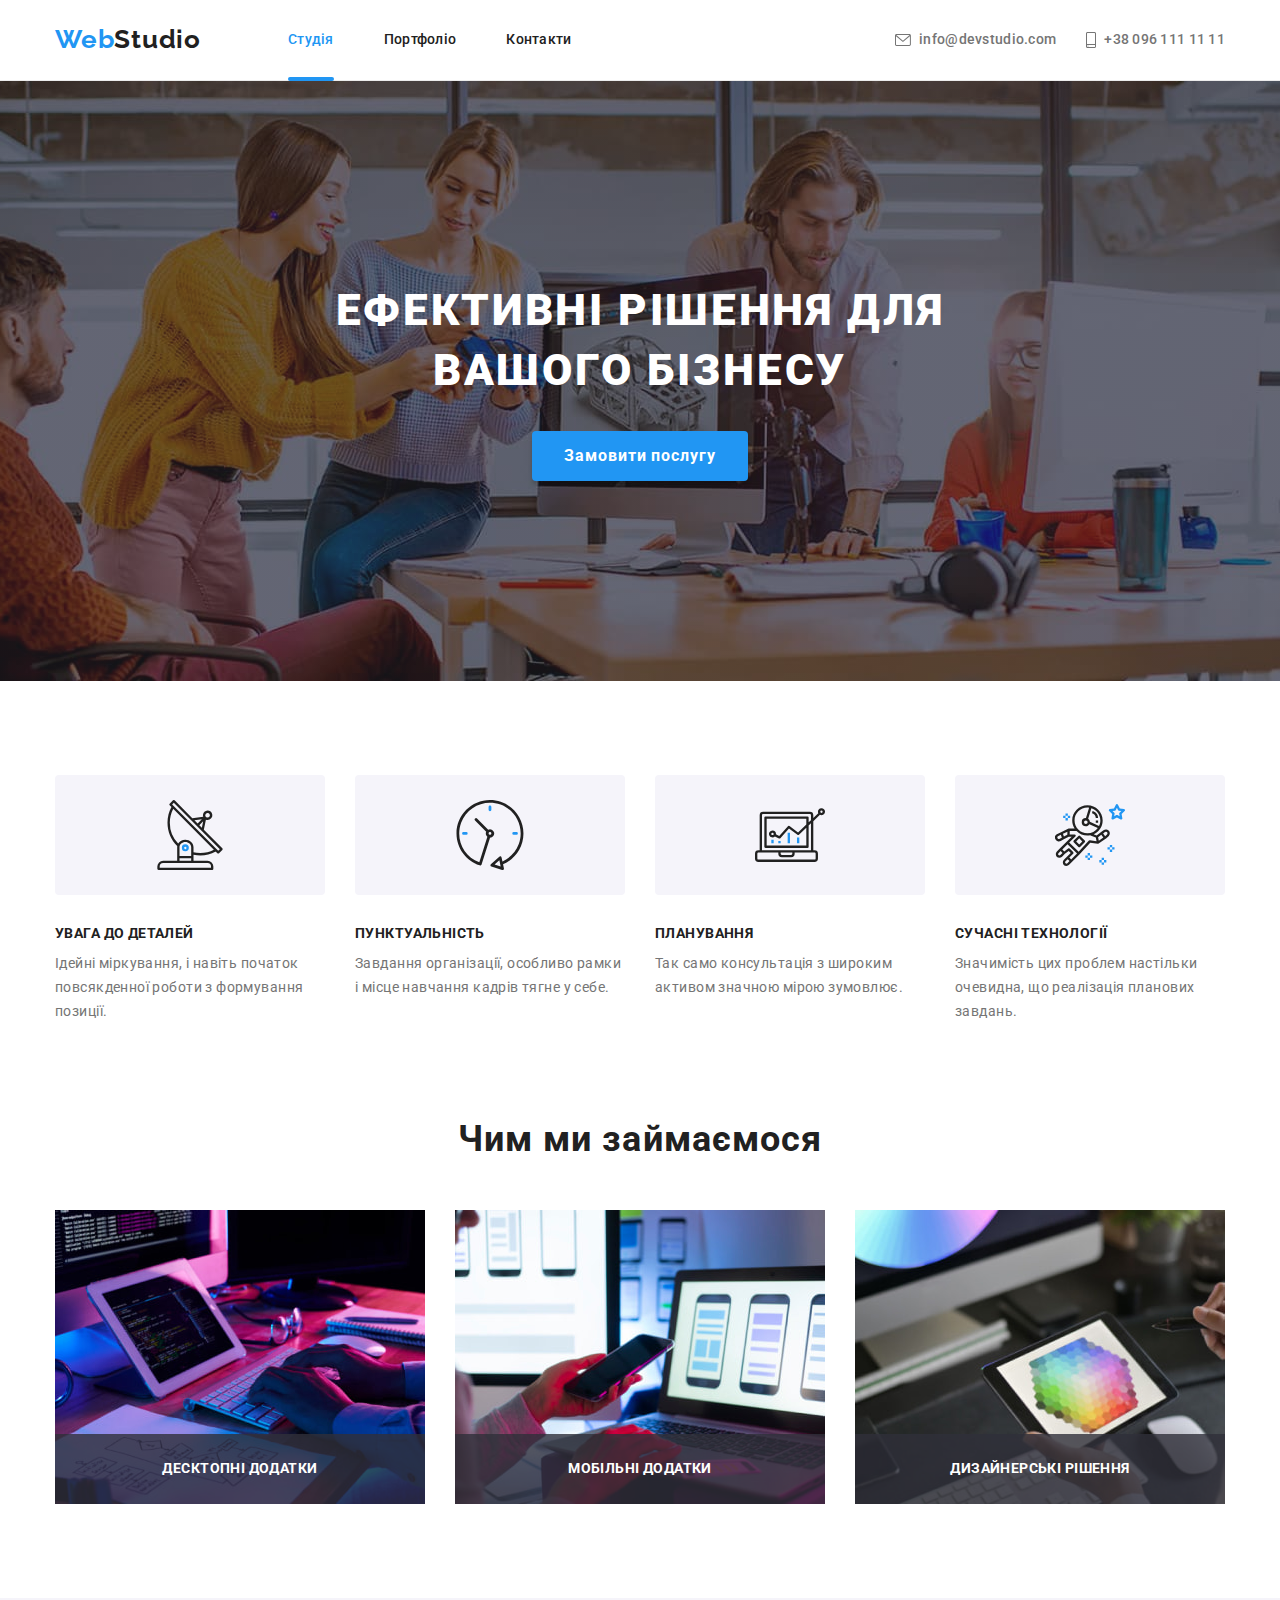
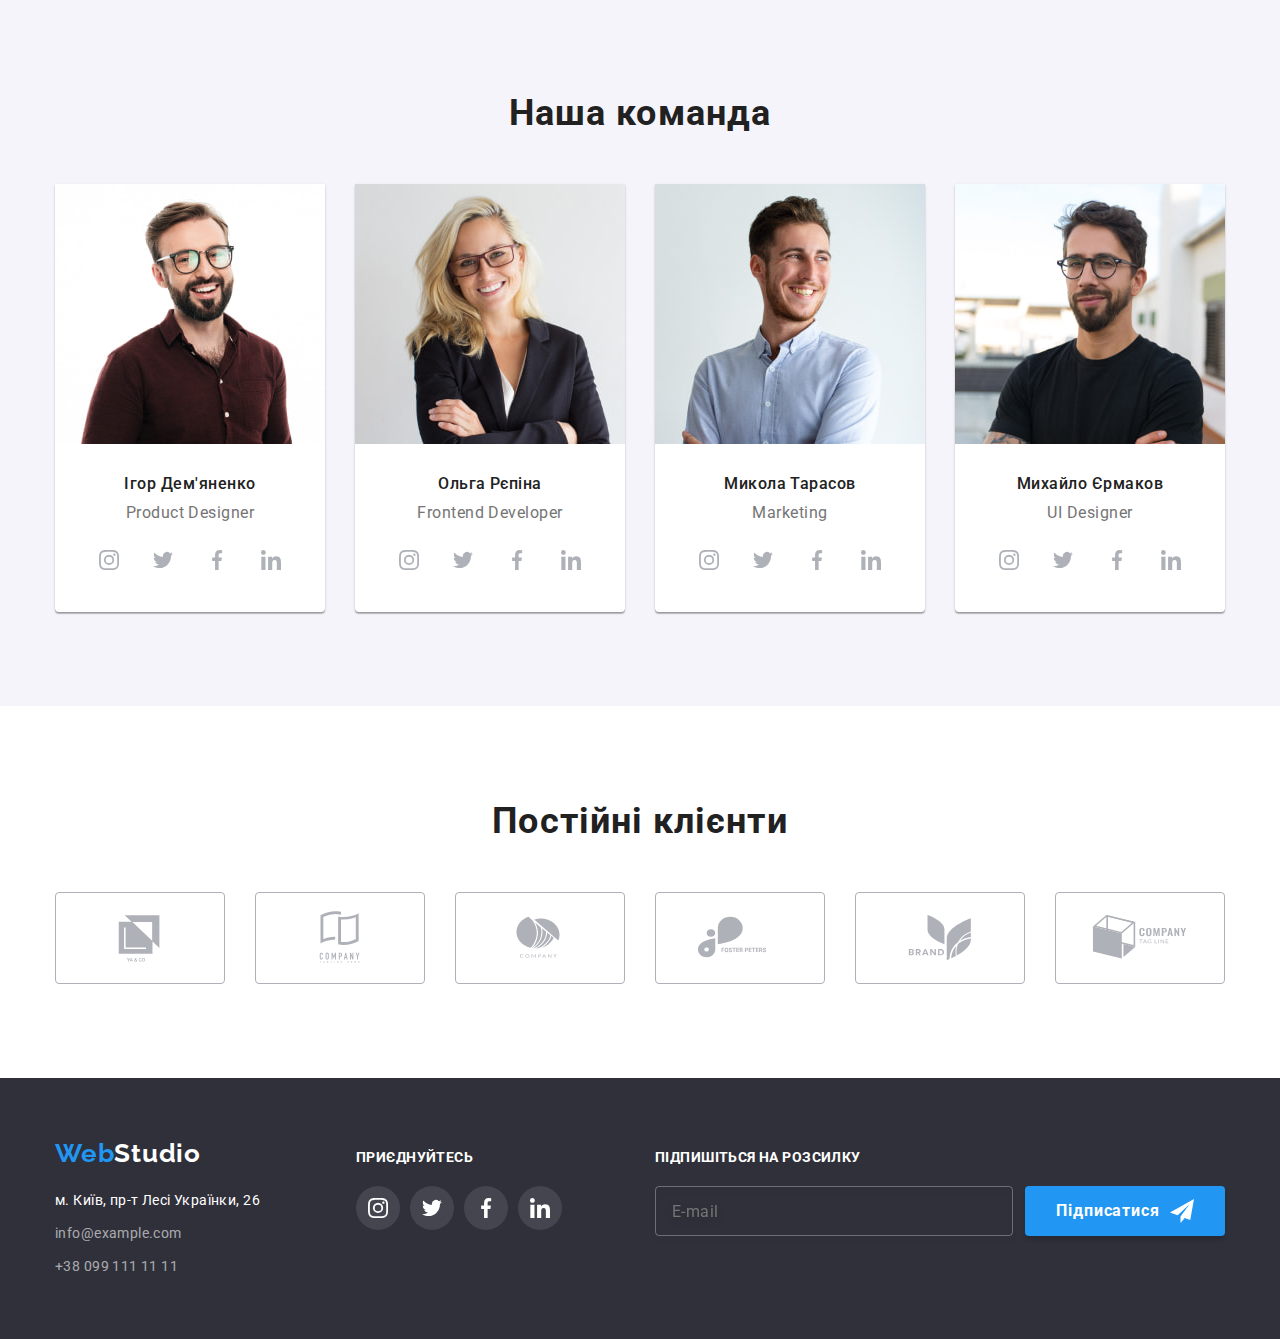
<file: index.html>
<!DOCTYPE html>
<html lang="uk">
  <head>
    <meta charset="UTF-8" />
    <meta http-equiv="X-UA-Compatible" content="IE=edge" />
    <meta name="viewport" content="width=device-width, initial-scale=1.0" />
    <title>Студія - Головна</title>
    <link rel="preconnect" href="https://fonts.googleapis.com" />
    <link rel="preconnect" href="https://fonts.gstatic.com" crossorigin />
    <link
      href="https://fonts.googleapis.com/css2?family=Raleway:wght@700&family=Roboto:wght@400;500;700;900&display=swap"
      rel="stylesheet"
    />
    <link
      rel="stylesheet"
      href="https://cdnjs.cloudflare.com/ajax/libs/modern-normalize/1.1.0/modern-normalize.min.css"
    />
    <link rel="stylesheet" href="./css/main.min.css" />
  </head>

  <body>
    <!-- HEADER -->

    <header class="header">
      <div class="container header__container">
        <!-- HEADER LOGO -->

        <a class="logo site-nav__logo" href="index.html"
          ><span class="logo--accent">Web</span>Studio</a
        >

        <!-- MOBILE MENU CONTAINER  -->
        <div class="mobile-menu-container" id="mobile-menu-container" data-menu>
          <!-- NAVIGATION  -->
          <nav class="site-nav">
            <ul class="site-nav__list">
              <li class="site-nav__item">
                <a
                  class="site-nav__link site-nav__link--current"
                  href="./index.html"
                  >Студія</a
                >
              </li>
              <li class="site-nav__item">
                <a class="site-nav__link" href="./portfolio.html">Портфоліо</a>
              </li>
              <li class="site-nav__item">
                <a class="site-nav__link" href="#">Контакти</a>
              </li>
            </ul>
          </nav>

          <div class="header-inner-container">
            <!-- HEADER CONTACTS -->
            <div class="contacts">
              <ul class="contacts__list">
                <li class="contacts__item">
                  <a class="contacts__link" href="tel:+380961111111">
                    <svg class="contacts__icon">
                      <use href="./images/icons.svg#icon-smartphone"></use>
                    </svg>
                    +38 096 111 11 11</a
                  >
                </li>
                <li class="contacts__item">
                  <a class="contacts__link" href="mailto:info@devstudio.com">
                    <svg class="contacts__icon">
                      <use href="./images/icons.svg#icon-envelope"></use>
                    </svg>
                    info@devstudio.com
                  </a>
                </li>
              </ul>
            </div>

            <!-- MOBILE MENU SOCIALS  -->
            <div class="mobile-menu-socials">
              <ul class="mobile-menu-socials__list">
                <li class="mobile-menu-socials__item">
                  <a class="mobile-menu-socials__link" href="">Instagram</a>
                  <span class="mobile-menu-socials__line"></span>
                </li>
                <li class="mobile-menu-socials__item">
                  <a class="mobile-menu-socials__link" href="">Twitter</a>
                  <span class="mobile-menu-socials__line"></span>
                </li>
                <li class="mobile-menu-socials__item">
                  <a class="mobile-menu-socials__link" href="">Facebook</a>
                  <span class="mobile-menu-socials__line"></span>
                </li>
                <li class="mobile-menu-socials__item">
                  <a class="mobile-menu-socials__link" href="">LinkedIn</a>
                </li>
              </ul>
            </div>
          </div>
        </div>
        <!-- MOBILE MENU BUTTON  -->
        <button
          class="btn-mobile-menu"
          type="button"
          aria-expanded="false"
          aria-controls="mobile-menu-container"
          data-menu-button
        >
          <svg width="40" height="40" aria-label="Перемикач мобільного меню">
            <use
              class="btn-mobile-menu__close"
              href="./images/icons.svg#icon-mobile-close"
            ></use>
            <use
              class="btn-mobile-menu__icon"
              href="./images/icons.svg#icon-mobile-menu"
            ></use>
          </svg>
        </button>
      </div>
    </header>

    <!-- MAIN -->

    <main class="page-main">
      <!-- Section 1 - HERO -->
      <section class="hero section page-main__hero">
        <div class="container">
          <h1 class="hero__title">Ефективні рішення для вашого бізнесу</h1>
          <button data-modal-open class="btn-hero" type="button">
            Замовити послугу
          </button>
        </div>
      </section>

      <!-- Section 2 - BENEFITS -->
      <section class="benefits section">
        <div class="container">
          <h2 class="section__title visually-hidden">Наші переваги</h2>
          <ul class="benefits__list">
            <li class="benefits__item">
              <div class="benefits__container">
                <svg class="benefits__icon" width="70px" height="70px">
                  <use href="./images/icons.svg#icon-antenna"></use>
                </svg>
              </div>
              <h3 class="benefits__title">УВАГА ДО ДЕТАЛЕЙ</h3>
              <p class="benefits__text">
                Ідейні міркування, і навіть початок повсякденної роботи з
                формування позиції.
              </p>
            </li>
            <li class="benefits__item">
              <div class="benefits__container">
                <svg class="benefits__icon" width="70px" height="70px">
                  <use href="./images/icons.svg#icon-clock"></use>
                </svg>
              </div>
              <h3 class="benefits__title">ПУНКТУАЛЬНІСТЬ</h3>
              <p class="benefits__text">
                Завдання організації, особливо рамки і місце навчання кадрів
                тягне у себе.
              </p>
            </li>
            <li class="benefits__item">
              <div class="benefits__container">
                <svg class="benefits__icon" width="70px" height="70px">
                  <use href="./images/icons.svg#icon-diagram"></use>
                </svg>
              </div>
              <h3 class="benefits__title">ПЛАНУВАННЯ</h3>
              <p class="benefits__text">
                Так само консультація з широким активом значною мірою зумовлює.
              </p>
            </li>
            <li class="benefits__item">
              <div class="benefits__container">
                <svg class="benefits__icon" width="70px" height="70px">
                  <use href="./images/icons.svg#icon-astronaut"></use>
                </svg>
              </div>
              <h3 class="benefits__title">СУЧАСНІ ТЕХНОЛОГІЇ</h3>
              <p class="benefits__text">
                Значимість цих проблем настільки очевидна, що реалізація
                планових завдань.
              </p>
            </li>
          </ul>
        </div>
      </section>

      <!-- Section 3 - ABOUT -->
      <section class="about section">
        <div class="container">
          <h2 class="section__title">Чим ми займаємося</h2>
          <ul class="about__list">
            <li class="about__item">
              <div class="about__actions">
                <img
                  srcset="
                    ./images/desktop/coding.jpg    1x,
                    ./images/desktop/coding@2x.jpg 2x
                  "
                  src="./images/desktop/coding.jpg"
                  width="370"
                  alt="Програмування"
                />
                <p class="about__text">Десктопні додатки</p>
              </div>
            </li>
            <li class="about__item">
              <div class="about__actions">
                <img
                  srcset="
                    ./images/desktop/phone.jpg    1x,
                    ./images/desktop/phone@2x.jpg 2x
                  "
                  src="./images/desktop/phone.jpg"
                  width="370"
                  alt="Створення додатків для мобільних пристроїв"
                />
                <p class="about__text">Мобільні додатки</p>
              </div>
            </li>
            <li class="about__item">
              <div class="about__actions">
                <img
                  srcset="
                    ./images/desktop/design.jpg    1x,
                    ./images/desktop/design@2x.jpg 2x
                  "
                  src="./images/desktop/design.jpg"
                  width="370"
                  alt="Розробка дизайну"
                />
                <p class="about__text">Дизайнерські рішення</p>
              </div>
            </li>
          </ul>
        </div>
      </section>

      <!-- Section 4 - TEAM -->
      <section class="team section">
        <div class="container">
          <h2 class="section__title">Наша команда</h2>
          <ul class="team__list">
            <li class="team__item">
              <picture>
                <source
                  srcset="
                    ./images/mobile/person1.jpg    1x,
                    ./images/mobile/person1@2x.jpg 2x
                  "
                  media="(max-width: 767px)"
                />

                <source
                  srcset="
                    ./images/desktop/person1.jpg    1x,
                    ./images/desktop/person1@2x.jpg 2x
                  "
                  media="(min-width: 1200px)"
                />

                <source
                  srcset="
                    ./images/tablet/person1.jpg    1x,
                    ./images/tablet/person1@2x.jpg 2x
                  "
                  media="(min-width: 768px)"
                />

                <img
                  src="./images/tablet/person1.jpg"
                  alt="Ігор Дем'яненко - Дизайнер"
                />
              </picture>
              <div class="team__meta">
                <h3 class="team__name">Ігор Дем'яненко</h3>
                <p class="team__position">Product Designer</p>
                <ul class="team-socials">
                  <li class="team-socials__item">
                    <a class="team-socials__link" href="#"
                      ><svg class="team__icon" width="20px" height="20px">
                        <use
                          href="./images/icons.svg#icon-instagram"
                        ></use></svg
                    ></a>
                  </li>
                  <li class="team-socials__item">
                    <a class="team-socials__link" href="#"
                      ><svg class="team__icon" width="20px" height="20px">
                        <use href="./images/icons.svg#icon-twitter"></use></svg
                    ></a>
                  </li>
                  <li class="team-socials__item">
                    <a class="team-socials__link" href="#"
                      ><svg class="team__icon" width="20px" height="20px">
                        <use href="./images/icons.svg#icon-facebook"></use></svg
                    ></a>
                  </li>
                  <li class="team-socials__item">
                    <a class="team-socials__link" href="#"
                      ><svg class="team__icon" width="20px" height="20px">
                        <use href="./images/icons.svg#icon-linkedin"></use></svg
                    ></a>
                  </li>
                </ul>
              </div>
            </li>
            <li class="team__item">
              <picture>
                <source
                  srcset="
                    ./images/mobile/person2.jpg    1x,
                    ./images/mobile/person2@2x.jpg 2x
                  "
                  media="(max-width: 767px)"
                />

                <source
                  srcset="
                    ./images/desktop/person2.jpg    1x,
                    ./images/desktop/person2@2x.jpg 2x
                  "
                  media="(min-width: 1200px)"
                />

                <source
                  srcset="
                    ./images/tablet/person2.jpg    1x,
                    ./images/tablet/person2@2x.jpg 2x
                  "
                  media="(min-width: 768px)"
                />

                <img
                  src="./images/tablet/person2.jpg"
                  alt="Ольга Рєпіна - Розробник Фронтенд"
                />
              </picture>
              <div class="team__meta">
                <h3 class="team__name">Ольга Рєпіна</h3>
                <p class="team__position">Frontend Developer</p>
                <ul class="team-socials">
                  <li class="team-socials__item">
                    <a class="team-socials__link" href="#"
                      ><svg class="team__icon" width="20px" height="20px">
                        <use
                          href="./images/icons.svg#icon-instagram"
                        ></use></svg
                    ></a>
                  </li>
                  <li class="team-socials__item">
                    <a class="team-socials__link" href="#"
                      ><svg class="team__icon" width="20px" height="20px">
                        <use href="./images/icons.svg#icon-twitter"></use></svg
                    ></a>
                  </li>
                  <li class="team-socials__item">
                    <a class="team-socials__link" href="#"
                      ><svg class="team__icon" width="20px" height="20px">
                        <use href="./images/icons.svg#icon-facebook"></use></svg
                    ></a>
                  </li>
                  <li class="team-socials__item">
                    <a class="team-socials__link" href="#"
                      ><svg class="team__icon" width="20px" height="20px">
                        <use href="./images/icons.svg#icon-linkedin"></use></svg
                    ></a>
                  </li>
                </ul>
              </div>
            </li>
            <li class="team__item">
              <picture>
                <source
                  srcset="
                    ./images/mobile/person3.jpg    1x,
                    ./images/mobile/person3@2x.jpg 2x
                  "
                  media="(max-width: 767px)"
                />

                <source
                  srcset="
                    ./images/desktop/person3.jpg    1x,
                    ./images/desktop/person3@2x.jpg 2x
                  "
                  media="(min-width: 1200px)"
                />

                <source
                  srcset="
                    ./images/tablet/person3.jpg    1x,
                    ./images/tablet/person3@2x.jpg 2x
                  "
                  media="(min-width: 768px)"
                />

                <img
                  src="./images/tablet/person3.jpg"
                  alt="Микола Тарасов - Маркетинг"
                />
              </picture>
              <div class="team__meta">
                <h3 class="team__name">Микола Тарасов</h3>
                <p class="team__position">Marketing</p>
                <ul class="team-socials">
                  <li class="team-socials__item">
                    <a class="team-socials__link" href="#"
                      ><svg class="team__icon" width="20px" height="20px">
                        <use
                          href="./images/icons.svg#icon-instagram"
                        ></use></svg
                    ></a>
                  </li>
                  <li class="team-socials__item">
                    <a class="team-socials__link" href="#"
                      ><svg class="team__icon" width="20px" height="20px">
                        <use href="./images/icons.svg#icon-twitter"></use></svg
                    ></a>
                  </li>
                  <li class="team-socials__item">
                    <a class="team-socials__link" href="#"
                      ><svg class="team__icon" width="20px" height="20px">
                        <use href="./images/icons.svg#icon-facebook"></use></svg
                    ></a>
                  </li>
                  <li class="team-socials__item">
                    <a class="team-socials__link" href="#"
                      ><svg class="team__icon" width="20px" height="20px">
                        <use href="./images/icons.svg#icon-linkedin"></use></svg
                    ></a>
                  </li>
                </ul>
              </div>
            </li>
            <li class="team__item">
              <picture>
                <source
                  srcset="
                    ./images/mobile/person4.jpg    1x,
                    ./images/mobile/person4@2x.jpg 2x
                  "
                  media="(max-width: 767px)"
                />

                <source
                  srcset="
                    ./images/desktop/person4.jpg    1x,
                    ./images/desktop/person4@2x.jpg 2x
                  "
                  media="(min-width: 1200px)"
                />

                <source
                  srcset="
                    ./images/tablet/person4.jpg    1x,
                    ./images/tablet/person4@2x.jpg 2x
                  "
                  media="(min-width: 768px)"
                />

                <img
                  src="./images/tablet/person4.jpg"
                  alt="Михайло Єрмаков - Дизайнер користувацького інтерфейсу"
                />
              </picture>
              <div class="team__meta">
                <h3 class="team__name">Михайло Єрмаков</h3>
                <p class="team__position">UI Designer</p>
                <ul class="team-socials">
                  <li class="team-socials__item">
                    <a class="team-socials__link" href="#"
                      ><svg class="team__icon" width="20px" height="20px">
                        <use
                          href="./images/icons.svg#icon-instagram"
                        ></use></svg
                    ></a>
                  </li>
                  <li class="team-socials__item">
                    <a class="team-socials__link" href="#"
                      ><svg class="team__icon" width="20px" height="20px">
                        <use href="./images/icons.svg#icon-twitter"></use></svg
                    ></a>
                  </li>
                  <li class="team-socials__item">
                    <a class="team-socials__link" href="#"
                      ><svg class="team__icon" width="20px" height="20px">
                        <use href="./images/icons.svg#icon-facebook"></use></svg
                    ></a>
                  </li>
                  <li class="team-socials__item">
                    <a class="team-socials__link" href="#"
                      ><svg class="team__icon" width="20px" height="20px">
                        <use href="./images/icons.svg#icon-linkedin"></use></svg
                    ></a>
                  </li>
                </ul>
              </div>
            </li>
          </ul>
        </div>
      </section>

      <!-- Section 5 - CLIENTS -->
      <section class="clients section">
        <div class="container">
          <h2 class="section__title">Постійні клієнти</h2>
          <ul class="clients__list">
            <li class="clients__item">
              <a class="clients__link" href="#">
                <svg class="clients__icon" width="106px" height="60px">
                  <use href="./images/icons.svg#icon-client1"></use></svg
              ></a>
            </li>
            <li class="clients__item">
              <a class="clients__link" href="#"
                ><svg class="clients__icon" width="106px" height="60px">
                  <use href="./images/icons.svg#icon-client2"></use></svg
              ></a>
            </li>
            <li class="clients__item">
              <a class="clients__link" href="#"
                ><svg class="clients__icon" width="106px" height="60px">
                  <use href="./images/icons.svg#icon-client3"></use></svg
              ></a>
            </li>
            <li class="clients__item">
              <a class="clients__link" href="#"
                ><svg class="clients__icon" width="106px" height="60px">
                  <use href="./images/icons.svg#icon-client4"></use></svg
              ></a>
            </li>
            <li class="clients__item">
              <a class="clients__link" href="#"
                ><svg class="clients__icon" width="106px" height="60px">
                  <use href="./images/icons.svg#icon-client5"></use></svg
              ></a>
            </li>
            <li class="clients__item">
              <a class="clients__link" href="#"
                ><svg class="clients__icon" width="106px" height="60px">
                  <use href="./images/icons.svg#icon-client6"></use></svg
              ></a>
            </li>
          </ul>
        </div>
      </section>
    </main>

    <!-- FOOTER -->

    <footer class="footer">
      <div class="container footer__container">
        <div class="footer__contacts-socials">
          <!-- FOOTER ADDRESS -->
          <div class="footer__contacts">
            <a class="logo footer__logo" href="index.html"
              ><span class="logo--accent">Web</span>Studio</a
            >
            <address class="address">
              <ul class="address__list">
                <li class="address__item">
                  <a
                    class="address__link address__map"
                    href="https://goo.gl/maps/xdUedfpS9vvNKyE69"
                    target="_blank"
                    rel="noopener nofollow noreferrer"
                    >м. Київ, пр-т Лесі Українки, 26</a
                  >
                </li>
                <li class="address__item">
                  <a class="address__link" href="mailto:info@example.com"
                    >info@example.com</a
                  >
                </li>
                <li class="address__item">
                  <a class="address__link" href="tel:+380991111111"
                    >+38 099 111 11 11</a
                  >
                </li>
              </ul>
            </address>
          </div>

          <!-- FOOTER SOCIALS -->
          <div class="socials footer__socials">
            <p class="socials__appeal">Приєднуйтесь</p>
            <ul class="socials__list">
              <li class="socials__item">
                <a class="socials__link" href="#" aria-label="Instagram">
                  <svg class="socials__icon" width="20px" height="20px">
                    <use href="./images/icons.svg#icon-instagram"></use>
                  </svg>
                </a>
              </li>
              <li class="socials__item">
                <a class="socials__link" href="#" aria-label="Twitter"
                  ><svg class="socials__icon" width="20px" height="20px">
                    <use href="./images/icons.svg#icon-twitter"></use></svg
                ></a>
              </li>
              <li class="socials__item">
                <a class="socials__link" href="#" aria-label="Facebook"
                  ><svg class="socials__icon" width="20px" height="20px">
                    <use href="./images/icons.svg#icon-facebook"></use></svg
                ></a>
              </li>
              <li class="socials__item">
                <a class="socials__link" href="#" aria-label="LinkedIn"
                  ><svg class="socials__icon" width="20px" height="20px">
                    <use href="./images/icons.svg#icon-linkedin"></use></svg
                ></a>
              </li>
            </ul>
          </div>
        </div>

        <!-- FOOTER SUBSCRIBE FORM -->
        <div class="subscribe footer__subscribe">
          <form class="form" autocomplete="off">
            <label class="form__label" for="user-email"
              >Підпишіться на розсилку</label
            >
            <div class="form__container">
              <input
                class="form__input"
                type="email"
                name="email"
                id="user-email"
                placeholder="E-mail"
              />
              <button class="btn-subscribe form__btn-subscribe" type="submit">
                Підписатися
                <svg class="btn-subscribe__icon" width="24px" height="24px">
                  <use href="./images/icons.svg#icon-form-send"></use>
                </svg>
              </button>
            </div>
          </form>
        </div>
      </div>
    </footer>

    <!-- MODAL WINDOW - Заказать услугу -->

    <div class="backdrop is-hidden" data-modal>
      <div class="modal">
        <!-- Close Button -->

        <button class="btn-close" data-modal-close>
          <svg
            class="btn-close__icon"
            width="11px"
            height="11px"
            aria-label="Закрити"
          >
            <use href="./images/icons.svg#icon-modal-close"></use>
          </svg>
        </button>

        <!-- Modal Form -->

        <h4 class="modal__title">Залиште свої дані, ми вам передзвонимо</h4>
        <form class="form-modal modal__form-modal" autocomplete="off">
          <div class="form-modal__field">
            <label class="form-modal__label" for="user">Ім'я</label>
            <div class="form-modal__container">
              <input
                class="form-modal__input"
                type="text"
                name="user"
                id="user"
              />
              <svg class="form-modal__icon" width="18px" height="18px">
                <use href="./images/icons.svg#icon-form-person"></use>
              </svg>
            </div>
          </div>

          <div class="form-modal__field">
            <label class="form-modal__label" for="tel">Телефон</label>
            <div class="form-modal__container">
              <input class="form-modal__input" type="tel" name="tel" id="tel" />
              <svg class="form-modal__icon" width="18px" height="18px">
                <use href="./images/icons.svg#icon-form-phone"></use>
              </svg>
            </div>
          </div>

          <div class="form-modal__field">
            <label class="form-modal__label" for="modal-email">Пошта</label>
            <div class="form-modal__container">
              <input
                class="form-modal__input"
                type="email"
                name="modal-email"
                id="modal-email"
              />
              <svg class="form-modal__icon" width="18px" height="18px">
                <use href="./images/icons.svg#icon-form-email"></use>
              </svg>
            </div>
          </div>

          <div class="form-modal__field form-modal__textarea">
            <label class="form-modal__label" for="modal-comment"
              >Коментар</label
            >
            <textarea
              class="form-modal__input form-modal__comment"
              name="modal-comment"
              id="modal-comment"
              placeholder="Введіть текст"
            ></textarea>
          </div>

          <!-- MODAL CHECKBOX (AGREEMENT) -->

          <label class="checkbox form-modal__checkbox"
            >Погоджуюся з розсилкою та приймаю
            <a class="checkbox__terms" href="#">Умови договору</a>
            <input
              class="checkbox__input"
              type="checkbox"
              name="agree-newsletter"
            />
            <span class="checkbox__item"></span>
            <svg class="checkbox__icon" width="16px" height="15px">
              <use href="./images/icons.svg#icon-form-check"></use>
            </svg>
          </label>

          <!-- MODAL BUTTON (SUBMIT) -->

          <button class="btn-submit form-modal__btn-submit" type="submit">
            Відправити
          </button>
        </form>
      </div>
    </div>

    <script src="./js/modal.js"></script>
    <script src="./js/mobile-menu.js"></script>
  </body>
</html>
</file>
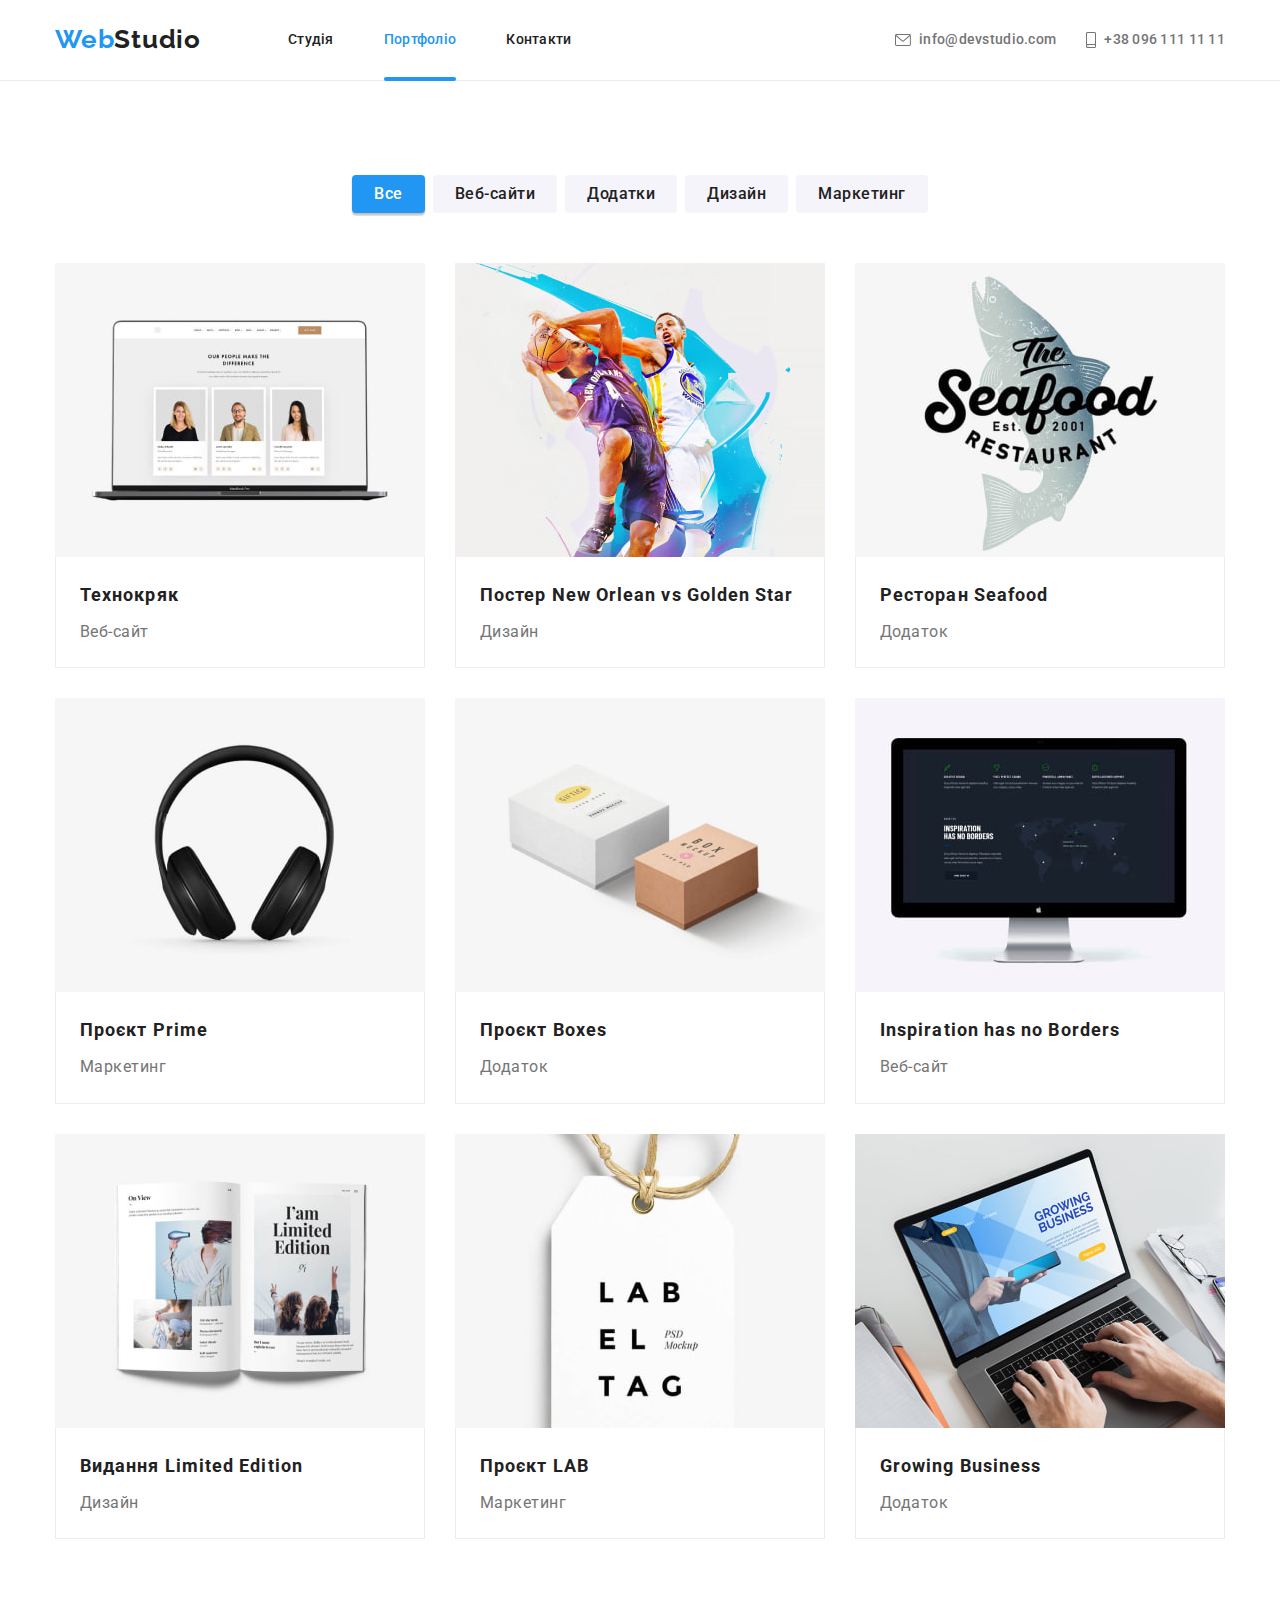
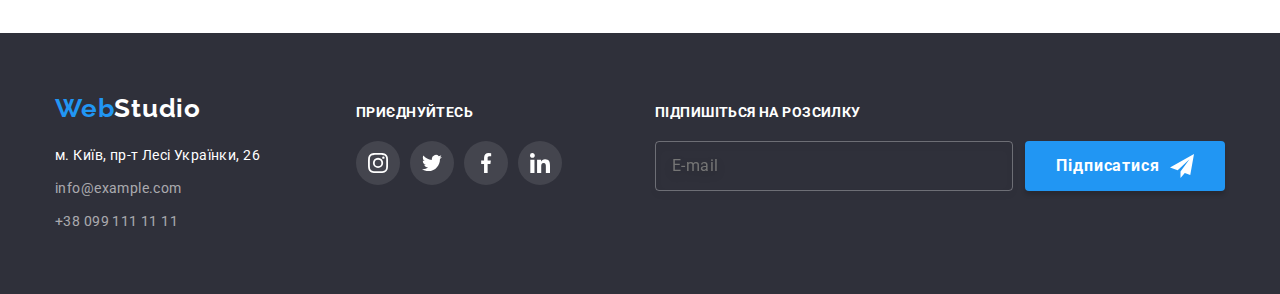
<file: portfolio.html>
<!DOCTYPE html>
<html lang="uk">
  <head>
    <meta charset="UTF-8" />
    <meta http-equiv="X-UA-Compatible" content="IE=edge" />
    <meta name="viewport" content="width=device-width, initial-scale=1.0" />
    <title>Портфоліо</title>
    <link rel="preconnect" href="https://fonts.googleapis.com" />
    <link rel="preconnect" href="https://fonts.gstatic.com" crossorigin />
    <link
      href="https://fonts.googleapis.com/css2?family=Raleway:wght@700&family=Roboto:wght@400;500;700;900&display=swap"
      rel="stylesheet"
    />
    <link
      rel="stylesheet"
      href="https://cdnjs.cloudflare.com/ajax/libs/modern-normalize/1.1.0/modern-normalize.min.css"
    />
    <link rel="stylesheet" href="./css/main.min.css" />
  </head>

  <body>
    <!-- HEADER -->

    <header class="header">
      <div class="container header__container">
        <!-- HEADER LOGO -->

        <a class="logo site-nav__logo" href="index.html"
          ><span class="logo--accent">Web</span>Studio</a
        >

        <!-- MOBILE MENU CONTAINER  -->
        <div class="mobile-menu-container" id="mobile-menu-container" data-menu>
          <!-- NAVIGATION  -->
          <nav class="site-nav">
            <ul class="site-nav__list">
              <li class="site-nav__item">
                <a class="site-nav__link" href="./index.html">Студія</a>
              </li>
              <li class="site-nav__item">
                <a
                  class="site-nav__link site-nav__link--current"
                  href="./portfolio.html"
                  >Портфоліо</a
                >
              </li>
              <li class="site-nav__item">
                <a class="site-nav__link" href="#">Контакти</a>
              </li>
            </ul>
          </nav>

          <div class="header-inner-container">
            <!-- HEADER CONTACTS -->
            <div class="contacts">
              <ul class="contacts__list">
                <li class="contacts__item">
                  <a class="contacts__link" href="tel:+380961111111">
                    <svg class="contacts__icon">
                      <use href="./images/icons.svg#icon-smartphone"></use>
                    </svg>
                    +38 096 111 11 11</a
                  >
                </li>
                <li class="contacts__item">
                  <a class="contacts__link" href="mailto:info@devstudio.com">
                    <svg class="contacts__icon">
                      <use href="./images/icons.svg#icon-envelope"></use>
                    </svg>
                    info@devstudio.com
                  </a>
                </li>
              </ul>
            </div>

            <!-- MOBILE MENU SOCIALS  -->
            <div class="mobile-menu-socials">
              <ul class="mobile-menu-socials__list">
                <li class="mobile-menu-socials__item">
                  <a class="mobile-menu-socials__link" href="">Instagram</a>
                  <span class="mobile-menu-socials__line"></span>
                </li>
                <li class="mobile-menu-socials__item">
                  <a class="mobile-menu-socials__link" href="">Twitter</a>
                  <span class="mobile-menu-socials__line"></span>
                </li>
                <li class="mobile-menu-socials__item">
                  <a class="mobile-menu-socials__link" href="">Facebook</a>
                  <span class="mobile-menu-socials__line"></span>
                </li>
                <li class="mobile-menu-socials__item">
                  <a class="mobile-menu-socials__link" href="">LinkedIn</a>
                </li>
              </ul>
            </div>
          </div>
        </div>
        <!-- MOBILE MENU BUTTON  -->
        <button
          class="btn-mobile-menu"
          type="button"
          aria-expanded="false"
          aria-controls="mobile-menu-container"
          data-menu-button
        >
          <svg width="40" height="40" aria-label="Перемикач мобільного меню">
            <use
              class="btn-mobile-menu__close"
              href="./images/icons.svg#icon-mobile-close"
            ></use>
            <use
              class="btn-mobile-menu__icon"
              href="./images/icons.svg#icon-mobile-menu"
            ></use>
          </svg>
        </button>
      </div>
    </header>

    <!-- MAIN CONTENT -->

    <main class="page-portfolio">
      <!-- Section 1 - PORTFOLIO -->

      <section class="section">
        <div class="container">
          <h1 class="section__title visually-hidden">Портфоліо</h1>
          <!-- FILTER BUTTONS -->
          <ul class="filter container__filter">
            <li class="filter__item">
              <button type="button" class="filter__btn filter__btn--active">
                Все
              </button>
            </li>
            <li class="filter__item">
              <button type="button" class="filter__btn">Веб-сайти</button>
            </li>
            <li class="filter__item">
              <button type="button" class="filter__btn">Додатки</button>
            </li>
            <li class="filter__item">
              <button type="button" class="filter__btn">Дизайн</button>
            </li>
            <li class="filter__item">
              <button type="button" class="filter__btn">Маркетинг</button>
            </li>
          </ul>

          <!-- PORTFOLIO GALLERY -->

          <ul class="portfolio">
            <li class="card portfolio__card">
              <a class="card__link" href="#">
                <div class="card__overlay">
                  <picture>
                    <source
                      srcset="
                        ./images/mobile/technocrack.jpg    1x,
                        ./images/mobile/technocrack@2x.jpg 2x
                      "
                      media="(max-width: 767px)" />

                    <source
                      srcset="
                        ./images/desktop/technocrack.jpg    1x,
                        ./images/desktop/technocrack@2x.jpg 2x
                      "
                      media="(min-width: 1200px)" />

                    <source
                      srcset="
                        ./images/tablet/technocrack.jpg    1x,
                        ./images/tablet/technocrack@2x.jpg 2x
                      "
                      media="(min-width: 768px)" />
                    <img
                      class="card__img"
                      src="./images/tablet/technocrack.jpg"
                      alt="Вебсайт Технокряк"
                  /></picture>
                  <span class="card__cover"></span>
                  <p class="card__text">
                    Ресурс пропонує комплексні пропозиції з різним рівнем
                    функціоналу та сервісів. Все це дозволить відвідувачу
                    отримати вичерпні відомості про компанію чи приватну особу.
                  </p>
                </div>
                <div class="card__meta">
                  <h2 class="card__title">Технокряк</h2>
                  <p class="card__description">Веб-сайт</p>
                </div></a
              >
            </li>
            <li class="card portfolio__card">
              <a class="card__link" href="#">
                <div class="card__overlay">
                  <picture>
                    <source
                      srcset="
                        ./images/mobile/poster.jpg    1x,
                        ./images/mobile/poster@2x.jpg 2x
                      "
                      media="(max-width: 767px)"
                    />

                    <source
                      srcset="
                        ./images/desktop/poster.jpg    1x,
                        ./images/desktop/poster@2x.jpg 2x
                      "
                      media="(min-width: 1200px)"
                    />

                    <source
                      srcset="
                        ./images/tablet/poster.jpg    1x,
                        ./images/tablet/poster@2x.jpg 2x
                      "
                      media="(min-width: 768px)"
                    />
                    <img
                      class="card__img"
                      src="./images/tablet/poster.jpg"
                      alt="Дизайн Постера Нью Орлеан проти Голден Стар"
                    />
                  </picture>
                  <span class="card__cover"></span>
                  <p class="card__text">
                    Ресурс пропонує комплексні пропозиції з різним рівнем
                    функціоналу та сервісів. Все це дозволить відвідувачу
                    отримати вичерпні відомості про компанію чи приватну особу.
                  </p>
                </div>
                <div class="card__meta">
                  <h2 class="card__title">Постер New Orlean vs Golden Star</h2>
                  <p class="card__description">Дизайн</p>
                </div></a
              >
            </li>
            <li class="card portfolio__card">
              <a class="card__link" href="#">
                <div class="card__overlay">
                  <picture>
                    <source
                      srcset="
                        ./images/mobile/seafood.jpg    1x,
                        ./images/mobile/seafood@2x.jpg 2x
                      "
                      media="(max-width: 767px)"
                    />

                    <source
                      srcset="
                        ./images/desktop/seafood.jpg    1x,
                        ./images/desktop/seafood@2x.jpg 2x
                      "
                      media="(min-width: 1200px)"
                    />

                    <source
                      srcset="
                        ./images/tablet/seafood.jpg    1x,
                        ./images/tablet/seafood@2x.jpg 2x
                      "
                      media="(min-width: 768px)"
                    />
                    <img
                      class="card__img"
                      src="./images/tablet/seafood.jpg"
                      alt="Додаток для ресторану морської їжі Сіфуд"
                    />
                  </picture>
                  <span class="card__cover"></span>
                  <p class="card__text">
                    Ресурс пропонує комплексні пропозиції з різним рівнем
                    функціоналу та сервісів. Все це дозволить відвідувачу
                    отримати вичерпні відомості про компанію чи приватну особу.
                  </p>
                </div>
                <div class="card__meta">
                  <h2 class="card__title">Ресторан Seafood</h2>
                  <p class="card__description">Додаток</p>
                </div></a
              >
            </li>
            <li class="card portfolio__card">
              <a class="card__link" href="#">
                <div class="card__overlay">
                  <picture>
                    <source
                      srcset="
                        ./images/mobile/prime.jpg    1x,
                        ./images/mobile/prime@2x.jpg 2x
                      "
                      media="(max-width: 767px)"
                    />

                    <source
                      srcset="
                        ./images/desktop/prime.jpg    1x,
                        ./images/desktop/prime@2x.jpg 2x
                      "
                      media="(min-width: 1200px)"
                    />

                    <source
                      srcset="
                        ./images/tablet/prime.jpg    1x,
                        ./images/tablet/prime@2x.jpg 2x
                      "
                      media="(min-width: 768px)"
                    />
                    <img
                      class="card__img"
                      src="./images/tablet/prime.jpg"
                      alt="Маркетинговий проєкт Прайм"
                    />
                  </picture>
                  <span class="card__cover"></span>
                  <p class="card__text">
                    Ресурс пропонує комплексні пропозиції з різним рівнем
                    функціоналу та сервісів. Все це дозволить відвідувачу
                    отримати вичерпні відомості про компанію чи приватну особу.
                  </p>
                </div>
                <div class="card__meta">
                  <h2 class="card__title">Проєкт Prime</h2>
                  <p class="card__description">Маркетинг</p>
                </div></a
              >
            </li>
            <li class="card portfolio__card">
              <a class="card__link" href="#">
                <div class="card__overlay">
                  <picture>
                    <source
                      srcset="
                        ./images/mobile/boxes.jpg    1x,
                        ./images/mobile/boxes@2x.jpg 2x
                      "
                      media="(max-width: 767px)"
                    />

                    <source
                      srcset="
                        ./images/desktop/boxes.jpg    1x,
                        ./images/desktop/boxes@2x.jpg 2x
                      "
                      media="(min-width: 1200px)"
                    />

                    <source
                      srcset="
                        ./images/tablet/boxes.jpg    1x,
                        ./images/tablet/boxes@2x.jpg 2x
                      "
                      media="(min-width: 768px)"
                    />
                    <img
                      class="card__img"
                      src="./images/tablet/boxes.jpg"
                      alt="Додаток Проєкт Боксес"
                    />
                  </picture>
                  <span class="card__cover"></span>
                  <p class="card__text">
                    Ресурс пропонує комплексні пропозиції з різним рівнем
                    функціоналу та сервісів. Все це дозволить відвідувачу
                    отримати вичерпні відомості про компанію чи приватну особу.
                  </p>
                </div>
                <div class="card__meta">
                  <h2 class="card__title">Проєкт Boxes</h2>
                  <p class="card__description">Додаток</p>
                </div></a
              >
            </li>
            <li class="card portfolio__card">
              <a class="card__link" href="#">
                <div class="card__overlay">
                  <picture>
                    <source
                      srcset="
                        ./images/mobile/borders.jpg    1x,
                        ./images/mobile/borders@2x.jpg 2x
                      "
                      media="(max-width: 767px)"
                    />

                    <source
                      srcset="
                        ./images/desktop/borders.jpg    1x,
                        ./images/desktop/borders@2x.jpg 2x
                      "
                      media="(min-width: 1200px)"
                    />

                    <source
                      srcset="
                        ./images/tablet/borders.jpg    1x,
                        ./images/tablet/borders@2x.jpg 2x
                      "
                      media="(min-width: 768px)"
                    />
                    <img
                      class="card__img"
                      src="./images/tablet/borders.jpg"
                      alt="Вебсайт Інспірейшн хез но бордерс Надхнення без меж"
                    />
                  </picture>
                  <span class="card__cover"></span>
                  <p class="card__text">
                    Ресурс пропонує комплексні пропозиції з різним рівнем
                    функціоналу та сервісів. Все це дозволить відвідувачу
                    отримати вичерпні відомості про компанію чи приватну особу.
                  </p>
                </div>
                <div class="card__meta">
                  <h2 class="card__title">Inspiration has no Borders</h2>
                  <p class="card__description">Веб-сайт</p>
                </div></a
              >
            </li>
            <li class="card portfolio__card">
              <a class="card__link" href="#">
                <div class="card__overlay">
                  <picture>
                    <source
                      srcset="
                        ./images/mobile/edition.jpg    1x,
                        ./images/mobile/edition@2x.jpg 2x
                      "
                      media="(max-width: 767px)"
                    />

                    <source
                      srcset="
                        ./images/desktop/edition.jpg    1x,
                        ./images/desktop/edition@2x.jpg 2x
                      "
                      media="(min-width: 1200px)"
                    />

                    <source
                      srcset="
                        ./images/tablet/edition.jpg    1x,
                        ./images/tablet/edition@2x.jpg 2x
                      "
                      media="(min-width: 768px)"
                    />
                    <img
                      class="card__img"
                      src="./images/tablet/edition.jpg"
                      alt="Дизайн видання Лімітед Едішн"
                    />
                  </picture>
                  <span class="card__cover"></span>
                  <p class="card__text">
                    Ресурс пропонує комплексні пропозиції з різним рівнем
                    функціоналу та сервісів. Все це дозволить відвідувачу
                    отримати вичерпні відомості про компанію чи приватну особу.
                  </p>
                </div>
                <div class="card__meta">
                  <h2 class="card__title">Видання Limited Edition</h2>
                  <p class="card__description">Дизайн</p>
                </div></a
              >
            </li>
            <li class="card portfolio__card">
              <a class="card__link" href="#">
                <div class="card__overlay">
                  <picture>
                    <source
                      srcset="
                        ./images/mobile/lab.jpg    1x,
                        ./images/mobile/lab@2x.jpg 2x
                      "
                      media="(max-width: 767px)"
                    />

                    <source
                      srcset="
                        ./images/desktop/lab.jpg    1x,
                        ./images/desktop/lab@2x.jpg 2x
                      "
                      media="(min-width: 1200px)"
                    />

                    <source
                      srcset="
                        ./images/tablet/lab.jpg    1x,
                        ./images/tablet/lab@2x.jpg 2x
                      "
                      media="(min-width: 768px)"
                    />
                    <img
                      class="card__img"
                      src="./images/tablet/lab.jpg"
                      alt="Маркетинговий проєкт Лаб"
                    />
                  </picture>
                  <span class="card__cover"></span>
                  <p class="card__text">
                    Ресурс пропонує комплексні пропозиції з різним рівнем
                    функціоналу та сервісів. Все це дозволить відвідувачу
                    отримати вичерпні відомості про компанію чи приватну особу.
                  </p>
                </div>
                <div class="card__meta">
                  <h2 class="card__title">Проєкт LAB</h2>
                  <p class="card__description">Маркетинг</p>
                </div></a
              >
            </li>
            <li class="card portfolio__card">
              <a class="card__link" href="#">
                <div class="card__overlay">
                  <picture>
                    <source
                      srcset="
                        ./images/mobile/business.jpg    1x,
                        ./images/mobile/business@2x.jpg 2x
                      "
                      media="(max-width: 767px)"
                    />

                    <source
                      srcset="
                        ./images/desktop/business.jpg    1x,
                        ./images/desktop/business@2x.jpg 2x
                      "
                      media="(min-width: 1200px)"
                    />

                    <source
                      srcset="
                        ./images/tablet/business.jpg    1x,
                        ./images/tablet/business@2x.jpg 2x
                      "
                      media="(min-width: 768px)"
                    />
                    <img
                      class="card__img"
                      src="./images/tablet/business.jpg"
                      alt="Додаток Гроуін бізнес Зростаючий бізнес"
                    />
                  </picture>
                  <span class="card__cover"></span>
                  <p class="card__text">
                    Ресурс пропонує комплексні пропозиції з різним рівнем
                    функціоналу та сервісів. Все це дозволить відвідувачу
                    отримати вичерпні відомості про компанію чи приватну особу.
                  </p>
                </div>
                <div class="card__meta">
                  <h2 class="card__title">Growing Business</h2>
                  <p class="card__description">Додаток</p>
                </div></a
              >
            </li>
          </ul>
        </div>
      </section>
    </main>

    <!-- FOOTER -->

    <footer class="footer">
      <div class="container footer__container">
        <div class="footer__contacts-socials">
          <!-- FOOTER ADDRESS -->
          <div class="footer__contacts">
            <a class="logo footer__logo" href="index.html"
              ><span class="logo--accent">Web</span>Studio</a
            >
            <address class="address">
              <ul class="address__list">
                <li class="address__item">
                  <a
                    class="address__link address__map"
                    href="https://goo.gl/maps/xdUedfpS9vvNKyE69"
                    target="_blank"
                    rel="noopener nofollow noreferrer"
                    >м. Київ, пр-т Лесі Українки, 26</a
                  >
                </li>
                <li class="address__item">
                  <a class="address__link" href="mailto:info@example.com"
                    >info@example.com</a
                  >
                </li>
                <li class="address__item">
                  <a class="address__link" href="tel:+380991111111"
                    >+38 099 111 11 11</a
                  >
                </li>
              </ul>
            </address>
          </div>

          <!-- FOOTER SOCIALS -->
          <div class="socials footer__socials">
            <p class="socials__appeal">Приєднуйтесь</p>
            <ul class="socials__list">
              <li class="socials__item">
                <a class="socials__link" href="#" aria-label="Instagram">
                  <svg class="socials__icon" width="20px" height="20px">
                    <use href="./images/icons.svg#icon-instagram"></use>
                  </svg>
                </a>
              </li>
              <li class="socials__item">
                <a class="socials__link" href="#" aria-label="Twitter"
                  ><svg class="socials__icon" width="20px" height="20px">
                    <use href="./images/icons.svg#icon-twitter"></use></svg
                ></a>
              </li>
              <li class="socials__item">
                <a class="socials__link" href="#" aria-label="Facebook"
                  ><svg class="socials__icon" width="20px" height="20px">
                    <use href="./images/icons.svg#icon-facebook"></use></svg
                ></a>
              </li>
              <li class="socials__item">
                <a class="socials__link" href="#" aria-label="LinkedIn"
                  ><svg class="socials__icon" width="20px" height="20px">
                    <use href="./images/icons.svg#icon-linkedin"></use></svg
                ></a>
              </li>
            </ul>
          </div>
        </div>

        <!-- FOOTER SUBSCRIBE FORM -->
        <div class="subscribe footer__subscribe">
          <form class="form" autocomplete="off">
            <label class="form__label" for="user-email"
              >Підпишіться на розсилку</label
            >
            <div class="form__container">
              <input
                class="form__input"
                type="email"
                name="email"
                id="user-email"
                placeholder="E-mail"
              />
              <button class="btn-subscribe form__btn-subscribe" type="submit">
                Підписатися
                <svg class="btn-subscribe__icon" width="24px" height="24px">
                  <use href="./images/icons.svg#icon-form-send"></use>
                </svg>
              </button>
            </div>
          </form>
        </div>
      </div>
    </footer>
    <script src="./js/mobile-menu.js"></script>
  </body>
</html>
</file>
<file: css/main.min.css>
.portfolio,.clients__list,.team__list,.about__list,.benefits__list,.mobile-menu-socials__list,.filter,.socials__list,.address__list,.contacts__list,.site-nav__list{padding:0;list-style:none}.visually-hidden{position:absolute;width:1px;height:1px;margin:-1px;border:0;padding:0;white-space:nowrap;-webkit-clip-path:inset(100%);clip-path:inset(100%);clip:rect(0 0 0 0);overflow:hidden}html{-webkit-box-sizing:border-box;box-sizing:border-box}*,*::before,*::after{-webkit-box-sizing:inherit;box-sizing:inherit}body{margin:0;font-size:14px;font-weight:400;color:#212121;background-color:#fff;font-family:"Roboto",sans-serif}body.modal-open{overflow:hidden}h1,h2,h3,h4,h5,h6,p,ul{margin-top:0;margin-bottom:0}img{display:block;max-width:100%;height:auto}@media screen and (max-width: 1200px){.section{padding-top:60px;padding-bottom:60px}}@media screen and (min-width: 1200px){.section{padding-top:94px;padding-bottom:94px}}.container{padding-left:15px;padding-right:15px;margin-left:auto;margin-right:auto}@media screen and (max-width: 480px){.container{width:100%;margin-left:auto;margin-right:auto}}@media screen and (min-width: 480px){.container{width:480px}}@media screen and (min-width: 768px){.container{width:768px}}@media screen and (min-width: 1200px){.container{width:1200px}}.section__title{margin-top:0;font-weight:700;text-align:center;letter-spacing:.03em}@media screen and (max-width: 1200px){.section__title{margin-bottom:30px;font-size:28px;line-height:1.18}}@media screen and (min-width: 1200px){.section__title{margin-bottom:50px;font-size:36px;line-height:1.17}}.btn-hero{display:inline-block;padding:10px 32px;min-width:200px;font-family:inherit;color:#fff;font-weight:700;font-size:16px;line-height:1.88;text-align:center;letter-spacing:.06em;background-color:#2196f3;-webkit-box-shadow:0px 4px 4px rgba(0,0,0,.15);box-shadow:0px 4px 4px rgba(0,0,0,.15);border-radius:4px;border-width:0px;cursor:pointer;-webkit-transition:background-color 250ms cubic-bezier(0.4, 0, 0.2, 1);transition:background-color 250ms cubic-bezier(0.4, 0, 0.2, 1)}.btn-hero:hover,.btn-hero:focus{background-color:#188ce8}.btn-submit{display:block;width:200px;height:50px;padding:0 0;font-weight:700;font-size:16px;line-height:1.88;letter-spacing:.06em;color:#fff;background:#2196f3;-webkit-box-shadow:0px 4px 4px rgba(0,0,0,.15);box-shadow:0px 4px 4px rgba(0,0,0,.15);border:0px;border-radius:4px;cursor:pointer}.btn-submit:hover,.btn-submit:focus{background-color:#188ce8}.form-modal__btn-submit{margin-left:auto;margin-right:auto}.btn-close{position:absolute;top:8px;right:8px;width:30px;height:30px;background-color:#fff;border:1px solid rgba(0,0,0,.1);border-radius:50%;cursor:pointer}.btn-close__icon{position:absolute;top:50%;left:50%;fill:#000;-webkit-transform:translate(-50%, -50%);transform:translate(-50%, -50%)}.btn-close:hover .btn-close__icon,.btn-close:focus .btn-close__icon{fill:#2196f3}.filter__btn{padding:6px 22px;font-family:inherit;font-weight:500;font-size:16px;line-height:1.62;text-align:center;letter-spacing:.03em;background:#f5f4fa;color:#212121;cursor:pointer;border-width:0px;border-radius:4px;-webkit-transition:background 250ms cubic-bezier(0.4, 0, 0.2, 1),color 250ms cubic-bezier(0.4, 0, 0.2, 1),-webkit-box-shadow 250ms cubic-bezier(0.4, 0, 0.2, 1);transition:background 250ms cubic-bezier(0.4, 0, 0.2, 1),color 250ms cubic-bezier(0.4, 0, 0.2, 1),-webkit-box-shadow 250ms cubic-bezier(0.4, 0, 0.2, 1);transition:background 250ms cubic-bezier(0.4, 0, 0.2, 1),color 250ms cubic-bezier(0.4, 0, 0.2, 1),box-shadow 250ms cubic-bezier(0.4, 0, 0.2, 1);transition:background 250ms cubic-bezier(0.4, 0, 0.2, 1),color 250ms cubic-bezier(0.4, 0, 0.2, 1),box-shadow 250ms cubic-bezier(0.4, 0, 0.2, 1),-webkit-box-shadow 250ms cubic-bezier(0.4, 0, 0.2, 1)}.filter__btn:hover,.filter__btn:focus{background:#2196f3;color:#fff;-webkit-box-shadow:0px 3px 1px rgba(0,0,0,.1),0px 1px 2px rgba(0,0,0,.08),0px 2px 2px rgba(0,0,0,.12);box-shadow:0px 3px 1px rgba(0,0,0,.1),0px 1px 2px rgba(0,0,0,.08),0px 2px 2px rgba(0,0,0,.12)}.filter__btn--active{background:#2196f3;color:#fff;-webkit-box-shadow:0px 3px 1px rgba(0,0,0,.1),0px 1px 2px rgba(0,0,0,.08),0px 2px 2px rgba(0,0,0,.12);box-shadow:0px 3px 1px rgba(0,0,0,.1),0px 1px 2px rgba(0,0,0,.08),0px 2px 2px rgba(0,0,0,.12)}.btn-subscribe{display:-webkit-inline-box;display:-ms-inline-flexbox;display:inline-flex;-webkit-box-pack:center;-ms-flex-pack:center;justify-content:center;-webkit-box-align:center;-ms-flex-align:center;align-items:center;min-width:200px;height:50px;padding-top:10px;padding-bottom:10px;font-weight:700;font-size:16px;line-height:1.88;letter-spacing:.06em;color:#fff;background-color:#2196f3;-webkit-box-shadow:0px 4px 4px rgba(0,0,0,.15);box-shadow:0px 4px 4px rgba(0,0,0,.15);border:0;border-radius:4px;cursor:pointer;-webkit-transition:background-color 250ms cubic-bezier(0.4, 0, 0.2, 1);transition:background-color 250ms cubic-bezier(0.4, 0, 0.2, 1)}.btn-subscribe:hover,.btn-subscribe:focus{background-color:#188ce8}.btn-subscribe__icon{margin-left:10px;fill:#fff}@media screen and (min-width: 1200px){.form__btn-subscribe{margin-left:12px}}.site-nav{display:-webkit-box;display:-ms-flexbox;display:flex;-webkit-box-pack:start;-ms-flex-pack:start;justify-content:flex-start;-webkit-box-align:center;-ms-flex-align:center;align-items:center}@media screen and (min-width: 768px){.site-nav{display:-webkit-box;display:-ms-flexbox;display:flex;-webkit-box-pack:center;-ms-flex-pack:center;justify-content:center;-webkit-box-align:center;-ms-flex-align:center;align-items:center;height:100%;margin-left:0;margin-right:0;margin-bottom:0}}.site-nav__list{display:-webkit-box;display:-ms-flexbox;display:flex;-webkit-box-pack:center;-ms-flex-pack:center;justify-content:center;-webkit-box-align:start;-ms-flex-align:start;align-items:flex-start;-webkit-box-orient:vertical;-webkit-box-direction:normal;-ms-flex-direction:column;flex-direction:column}@media screen and (min-width: 768px){.site-nav__list{-webkit-box-orient:horizontal;-webkit-box-direction:normal;-ms-flex-direction:row;flex-direction:row;height:100%;-webkit-box-align:center;-ms-flex-align:center;align-items:center}}.site-nav__item:not(:last-child){margin-bottom:32px}@media screen and (min-width: 768px){.site-nav__item:not(:last-child){margin-bottom:0;margin-right:50px}}@media screen and (min-width: 1200px){.site-nav__item{height:100%}}.site-nav__link{display:block;font-weight:500;font-size:40px;line-height:1.18;text-align:center;letter-spacing:.02em;text-decoration:none;color:#212121;-webkit-transition:color 250ms cubic-bezier(0.4, 0, 0.2, 1);transition:color 250ms cubic-bezier(0.4, 0, 0.2, 1)}@media screen and (min-width: 768px){.site-nav__link{height:100%;padding:32px 0;font-size:14px;line-height:1.14}}.site-nav__link:hover,.site-nav__link:focus{color:#2196f3}.site-nav__link--current{color:#2196f3}@media screen and (min-width: 768px){.site-nav__link--current{position:relative}.site-nav__link--current::after{position:absolute;content:"";left:0;bottom:0;width:100%;height:4px;display:block;border-radius:2px;background-color:#2196f3;-webkit-transform:translateY(1px);transform:translateY(1px)}}.logo{font-family:Raleway,sans-serif;font-weight:700;letter-spacing:.03em;text-decoration:none;color:#212121}.logo--accent{color:#2196f3}@media screen and (max-width: 767px){.logo{display:inline-block;font-size:24px;line-height:1.17}}@media screen and (min-width: 768px){.logo{font-size:24px;line-height:1.17}}@media screen and (min-width: 1200px){.logo{font-size:26px;line-height:1.19}}@media screen and (max-width: 767px){.site-nav__logo{padding:16px 0px}}@media screen and (min-width: 768px){.site-nav__logo{padding:26px 0px;margin-right:87px}}@media screen and (min-width: 1200px){.site-nav__logo{padding-top:24px;padding-bottom:25px}}.footer__logo{display:block;margin-bottom:20px;color:#fff;text-align:center}@media screen and (min-width: 1200px){.footer__logo{text-align:start}}.contacts{margin-bottom:64px}@media screen and (min-width: 768px){.contacts{height:100%;margin-bottom:0}}.contacts__list{display:-webkit-box;display:-ms-flexbox;display:flex;-webkit-box-pack:center;-ms-flex-pack:center;justify-content:center;-webkit-box-align:start;-ms-flex-align:start;align-items:flex-start;-webkit-box-orient:vertical;-webkit-box-direction:normal;-ms-flex-direction:column;flex-direction:column}@media screen and (min-width: 768px){.contacts__list{height:100%;-webkit-box-orient:vertical;-webkit-box-direction:reverse;-ms-flex-direction:column-reverse;flex-direction:column-reverse}}@media screen and (min-width: 1200px){.contacts__list{-webkit-box-orient:horizontal;-webkit-box-direction:reverse;-ms-flex-direction:row-reverse;flex-direction:row-reverse}}@media screen and (min-width: 768px){.contacts__item{display:-webkit-box;display:-ms-flexbox;display:flex;-webkit-box-align:center;-ms-flex-align:center;align-items:center}}.contacts__item:first-child{margin-bottom:32px}@media screen and (min-width: 768px){.contacts__item:first-child{margin-bottom:0}}@media screen and (min-width: 768px){.contacts__item:last-child{margin-bottom:10px}}@media screen and (min-width: 1200px){.contacts__item:last-child{margin-bottom:0px;margin-right:30px}}.contacts__link{font-weight:500;letter-spacing:.02em;text-decoration:none;font-size:34px;line-height:1.18;color:#2196f3;-webkit-transition:color 250ms cubic-bezier(0.4, 0, 0.2, 1);transition:color 250ms cubic-bezier(0.4, 0, 0.2, 1)}@media screen and (max-width: 767px){.contacts__item:last-child .contacts__link{font-size:24px;line-height:1.17;color:#757575}}@media screen and (min-width: 768px){.contacts__link{font-size:12px;line-height:1.17;color:#757575;display:-webkit-inline-box;display:-ms-inline-flexbox;display:inline-flex;-webkit-box-align:center;-ms-flex-align:center;align-items:center}}@media screen and (min-width: 768px)and (min-width: 1200px){.contacts__link{font-size:14px;line-height:1.14}}.contacts__link:hover,.contacts__link:focus{color:#2196f3}.contacts__icon{display:none}@media screen and (min-width: 768px){.contacts__icon{display:-webkit-inline-box;display:-ms-inline-flexbox;display:inline-flex;margin-right:8px;fill:currentColor}}@media screen and (min-width: 768px){.contacts__item:first-child .contacts__icon{width:10px;height:14px}}@media screen and (min-width: 768px){.contacts__item:first-child .contacts__icon{width:10px;height:16px}}@media screen and (min-width: 768px){.contacts__item:last-child .contacts__icon{width:14px;height:10px}}@media screen and (min-width: 768px){.contacts__item:last-child .contacts__icon{width:16px;height:12px}}.backdrop{position:fixed;display:-webkit-box;display:-ms-flexbox;display:flex;-webkit-box-pack:center;-ms-flex-pack:center;justify-content:center;-webkit-box-align:center;-ms-flex-align:center;align-items:center;top:0;left:0;width:100%;height:100%;padding:0px 15px;background-color:rgba(0,0,0,.2);opacity:1;-webkit-transition:opacity 250ms cubic-bezier(0.4, 0, 0.2, 1),visibility 250ms cubic-bezier(0.4, 0, 0.2, 1);transition:opacity 250ms cubic-bezier(0.4, 0, 0.2, 1),visibility 250ms cubic-bezier(0.4, 0, 0.2, 1);overflow-y:scroll}@media screen and (min-width: 1200px){.backdrop{padding:0}}.backdrop.is-hidden{opacity:0;visibility:hidden;pointer-events:none}.modal{padding:40px;margin-left:auto;margin-right:auto;-webkit-transform:scale(1);transform:scale(1);border-radius:4px;background-color:#fff;-webkit-box-shadow:0px 1px 3px rgba(0,0,0,.12),0px 1px 1px rgba(0,0,0,.14),0px 2px 1px rgba(0,0,0,.2);box-shadow:0px 1px 3px rgba(0,0,0,.12),0px 1px 1px rgba(0,0,0,.14),0px 2px 1px rgba(0,0,0,.2);-webkit-transition:-webkit-transform 250ms cubic-bezier(0.4, 0, 0.2, 1);transition:-webkit-transform 250ms cubic-bezier(0.4, 0, 0.2, 1);transition:transform 250ms cubic-bezier(0.4, 0, 0.2, 1);transition:transform 250ms cubic-bezier(0.4, 0, 0.2, 1), -webkit-transform 250ms cubic-bezier(0.4, 0, 0.2, 1)}@media screen and (min-width: 480px){.modal{width:450px;height:609px}}@media screen and (min-width: 1200px){.modal{position:absolute;top:50%;left:50%;-webkit-transform:translate(-50%, -50%) scale(1);transform:translate(-50%, -50%) scale(1);width:528px;height:581px}}.backdrop.is-hidden .modal{-webkit-transform:scale(2);transform:scale(2)}@media screen and (min-width: 1200px){.backdrop.is-hidden .modal{-webkit-transform:translate(-50%, -50%) scale(2);transform:translate(-50%, -50%) scale(2)}}.modal__form-modal{margin-left:auto;margin-right:auto}.form-modal{padding:0;background-color:#fff}.modal__title{margin-left:auto;margin-right:auto;margin-bottom:12px;font-weight:700;font-size:20px;line-height:1.5;text-align:center;letter-spacing:.03em;color:#212121}@media screen and (min-width: 480px){.modal__title{max-width:370px}}@media screen and (min-width: 1200px){.modal__title{max-width:100%;line-height:1.15}}.form-modal__field{width:100%;margin:0 0 10px 0;margin-left:auto;margin-right:auto}@media screen and (min-width: 480px){.form-modal__field{max-width:370px}}@media screen and (min-width: 1200px){.form-modal__field{max-width:448px}}.form-modal__label{display:block;margin-bottom:4px;font-size:12px;line-height:1.17;letter-spacing:.01em;color:#757575}.form-modal__container{position:relative;width:100%;height:40px}.form-modal__input{display:block;width:100%;padding:11px 12px 11px 42px;border:1px solid rgba(33,33,33,.2);border-radius:4px;-webkit-transition:border-color 250ms cubic-bezier(0.4, 0, 0.2, 1);transition:border-color 250ms cubic-bezier(0.4, 0, 0.2, 1)}.form-modal__input:focus{border-color:#2196f3;outline-width:0px}.form-modal__icon{position:absolute;top:50%;left:12px;-webkit-transform:translateY(-50%);transform:translateY(-50%);fill:#212121;-webkit-transition:fill 250ms cubic-bezier(0.4, 0, 0.2, 1);transition:fill 250ms cubic-bezier(0.4, 0, 0.2, 1)}.form-modal__input:focus+.form-modal__icon{fill:#2196f3}.form-modal__textarea{margin-bottom:20px}.form-modal__comment{display:block;max-width:100%;height:120px;padding:12px 16px;border:1px solid rgba(33,33,33,.2);border-radius:4px;resize:none}.form-modal__comment::-webkit-input-placeholder{font-size:14px;line-height:1.14;letter-spacing:.01em;color:rgba(117,117,117,.5)}.form-modal__comment::-moz-placeholder{font-size:14px;line-height:1.14;letter-spacing:.01em;color:rgba(117,117,117,.5)}.form-modal__comment:-ms-input-placeholder{font-size:14px;line-height:1.14;letter-spacing:.01em;color:rgba(117,117,117,.5)}.form-modal__comment::-ms-input-placeholder{font-size:14px;line-height:1.14;letter-spacing:.01em;color:rgba(117,117,117,.5)}.form-modal__comment::placeholder{font-size:14px;line-height:1.14;letter-spacing:.01em;color:rgba(117,117,117,.5)}@media screen and (min-width: 1200px){.form-modal__comment::-webkit-input-placeholder{font-size:12px;line-height:1.17}.form-modal__comment::-moz-placeholder{font-size:12px;line-height:1.17}.form-modal__comment:-ms-input-placeholder{font-size:12px;line-height:1.17}.form-modal__comment::-ms-input-placeholder{font-size:12px;line-height:1.17}.form-modal__comment::placeholder{font-size:12px;line-height:1.17}}.form-modal__checkbox{margin:0px auto 30px auto}.checkbox{position:relative;display:block;padding-left:24px;font-size:12px;line-height:1.17;letter-spacing:.03em;color:#757575}@media screen and (min-width: 1200px){.checkbox{padding-left:35px;font-size:14px;line-height:1.71}}.checkbox__terms{color:#2196f3;-webkit-text-decoration-line:underline;text-decoration-line:underline;-webkit-text-decoration-skip-ink:none;text-decoration-skip-ink:none}.checkbox__input{position:absolute;width:1px;height:1px;margin:-1px;border:0;padding:0;clip:rect(0 0 0 0);overflow:hidden}.checkbox__item{position:absolute;top:50%;-webkit-transform:translateY(-50%);transform:translateY(-50%);left:0px;display:inline-block;width:16px;height:15px;border:2px solid #000;border-radius:2px;opacity:1;-webkit-transition:opacity 250ms cubic-bezier(0.4, 0, 0.2, 1);transition:opacity 250ms cubic-bezier(0.4, 0, 0.2, 1)}.checkbox__input:checked~.checkbox__item{opacity:0}@media screen and (min-width: 1200px){.checkbox__item{left:11px}}.checkbox__icon{position:absolute;top:50%;-webkit-transform:translateY(-50%);transform:translateY(-50%);left:0px;display:inline-block;border-radius:2px;opacity:0;-webkit-transition:opacity 250ms cubic-bezier(0.4, 0, 0.2, 1),background-color 250ms cubic-bezier(0.4, 0, 0.2, 1);transition:opacity 250ms cubic-bezier(0.4, 0, 0.2, 1),background-color 250ms cubic-bezier(0.4, 0, 0.2, 1)}@media screen and (min-width: 1200px){.checkbox__icon{left:11px}}.checkbox__input:checked~.checkbox__icon{background-color:#2196f3;opacity:1}.footer__contacts-socials{display:-webkit-box;display:-ms-flexbox;display:flex;-webkit-box-pack:center;-ms-flex-pack:center;justify-content:center;-webkit-box-align:center;-ms-flex-align:center;align-items:center;-webkit-box-orient:vertical;-webkit-box-direction:normal;-ms-flex-direction:column;flex-direction:column;width:100%}@media screen and (min-width: 768px){.footer__contacts-socials{display:-webkit-box;display:-ms-flexbox;display:flex;-webkit-box-pack:justify;-ms-flex-pack:justify;justify-content:space-between;-webkit-box-align:baseline;-ms-flex-align:baseline;align-items:baseline;-webkit-box-orient:horizontal;-webkit-box-direction:normal;-ms-flex-direction:row;flex-direction:row;margin-bottom:60px}}@media screen and (min-width: 1200px){.footer__contacts-socials{margin-bottom:0}}.footer__contacts{margin-bottom:60px}@media screen and (min-width: 768px){.footer__contacts{margin-left:61px;margin-bottom:0}}@media screen and (min-width: 1200px){.footer__contacts{margin-left:0}}.address__list{text-align:center;width:232px}@media screen and (min-width: 1200px){.address__list{text-align:start;width:231px}}.address__item{width:100%}.address__item:not(:last-child){margin-bottom:8px}@media screen and (min-width: 1200px){.address__item:not(:last-child){margin-bottom:9px}}.address__link{font-style:normal;line-height:1.71;letter-spacing:.03em;text-decoration:none;color:rgba(255,255,255,.6);-webkit-transition:color 250ms cubic-bezier(0.4, 0, 0.2, 1);transition:color 250ms cubic-bezier(0.4, 0, 0.2, 1)}.address__link:hover,.address__link:focus{color:#2196f3}.address__map{color:#fff}.footer__socials{margin-bottom:60px}@media screen and (min-width: 768px){.footer__socials{margin-right:74px;margin-bottom:0}}@media screen and (min-width: 1200px){.footer__socials{margin-left:70px;margin-right:0}}.socials__appeal{margin-bottom:20px;font-weight:700;line-height:1.14;letter-spacing:.03em;text-transform:uppercase;text-align:center;color:#fff}@media screen and (min-width: 1200px){.socials__appeal{text-align:start}}.socials__list{display:-webkit-box;display:-ms-flexbox;display:flex;-webkit-box-pack:center;-ms-flex-pack:center;justify-content:center;-webkit-box-align:center;-ms-flex-align:center;align-items:center}.socials__item:not(:last-child){margin-right:10px}.socials__link{display:-webkit-box;display:-ms-flexbox;display:flex;-webkit-box-pack:center;-ms-flex-pack:center;justify-content:center;-webkit-box-align:center;-ms-flex-align:center;align-items:center;width:44px;height:44px;border-radius:50%;background-color:rgba(255,255,255,.1);fill:#fff;-webkit-transition:background-color 250ms cubic-bezier(0.4, 0, 0.2, 1);transition:background-color 250ms cubic-bezier(0.4, 0, 0.2, 1)}.socials__link:hover,.socials__link:focus{background-color:#2196f3}.footer__subscribe{width:100%;margin-left:auto;margin-right:auto}@media screen and (min-width: 1200px){.footer__subscribe{margin-left:93px}}.form{display:-webkit-box;display:-ms-flexbox;display:flex;-webkit-box-pack:center;-ms-flex-pack:center;justify-content:center;-webkit-box-align:stretch;-ms-flex-align:stretch;align-items:stretch;-webkit-box-orient:vertical;-webkit-box-direction:normal;-ms-flex-direction:column;flex-direction:column}.form__label{display:block;margin-bottom:20px;font-weight:700;line-height:1.14;letter-spacing:.03em;text-align:center;text-transform:uppercase;color:#fff}@media screen and (min-width: 1200px){.form__label{text-align:start}}.form__container{display:-webkit-box;display:-ms-flexbox;display:flex;-webkit-box-pack:center;-ms-flex-pack:center;justify-content:center;-webkit-box-align:center;-ms-flex-align:center;align-items:center;-webkit-box-orient:vertical;-webkit-box-direction:normal;-ms-flex-direction:column;flex-direction:column}@media screen and (min-width: 1200px){.form__container{-webkit-box-orient:horizontal;-webkit-box-direction:normal;-ms-flex-direction:row;flex-direction:row}}.form__input{display:-webkit-box;display:-ms-flexbox;display:flex;-webkit-box-pack:center;-ms-flex-pack:center;justify-content:center;-webkit-box-align:center;-ms-flex-align:center;align-items:center;width:100%;height:50px;padding-left:16px;margin-bottom:20px;font-size:16px;line-height:1.25;letter-spacing:.03em;color:#fff;border:1px solid rgba(255,255,255,.3);-webkit-filter:drop-shadow(0px 4px 4px rgba(0, 0, 0, 0.15));filter:drop-shadow(0px 4px 4px rgba(0, 0, 0, 0.15));border-radius:4px;background-color:inherit}@media screen and (min-width: 768px){.form__input{width:450px}}@media screen and (min-width: 1200px){.form__input{width:358px;margin-bottom:0}}.filter{display:-webkit-box;display:-ms-flexbox;display:flex;-webkit-box-pack:start;-ms-flex-pack:start;justify-content:flex-start;-webkit-box-align:start;-ms-flex-align:start;align-items:flex-start;-ms-flex-wrap:wrap;flex-wrap:wrap}@media screen and (min-width: 768px){.filter{display:-webkit-box;display:-ms-flexbox;display:flex;-webkit-box-pack:center;-ms-flex-pack:center;justify-content:center;-webkit-box-align:center;-ms-flex-align:center;align-items:center;-ms-flex-wrap:nowrap;flex-wrap:nowrap}}.container__filter{margin-bottom:40px}@media screen and (min-width: 768px){.container__filter{margin-bottom:30px}}@media screen and (min-width: 1200px){.container__filter{margin-bottom:50px}}.filter__item{margin-bottom:15px}@media screen and (min-width: 768px){.filter__item{margin-bottom:0}}.filter__item:nth-last-child(-1n+2){margin-bottom:0}.filter__item:not(:last-child){margin-right:8px}.filter__item:nth-child(3){margin-right:14px}@media screen and (min-width: 768px){.filter__item:nth-child(3){margin-right:8px}}.btn-mobile-menu{display:-webkit-box;display:-ms-flexbox;display:flex;padding:0;border:none;background-color:rgba(0,0,0,0);z-index:2}@media screen and (min-width: 768px){.btn-mobile-menu{display:none}}.btn-mobile-menu .btn-mobile-menu__close{display:none}.btn-mobile-menu.is-open .btn-mobile-menu__close{display:block}.btn-mobile-menu.is-open .btn-mobile-menu__icon{display:none}.btn-mobile-menu:hover,.btn-mobile-menu:focus{fill:#2196f3}@media screen and (max-width: 767px){.mobile-menu-container{display:none;position:absolute;top:0;left:0;width:100%;height:100vh;padding:48px 0px 48px 40px;background-color:#fff;z-index:1}.mobile-menu-container.is-open{display:-webkit-box;display:-ms-flexbox;display:flex;-webkit-box-orient:vertical;-webkit-box-direction:normal;-ms-flex-direction:column;flex-direction:column;-webkit-box-pack:justify;-ms-flex-pack:justify;justify-content:space-between}}@media screen and (min-width: 768px){.mobile-menu-container{display:-webkit-box;display:-ms-flexbox;display:flex;-webkit-box-pack:justify;-ms-flex-pack:justify;justify-content:space-between;-webkit-box-align:center;-ms-flex-align:center;align-items:center;-webkit-box-orient:horizontal;-webkit-box-direction:normal;-ms-flex-direction:row;flex-direction:row;width:100%;padding:0}}@media screen and (min-width: 1200px){.mobile-menu-container{height:100%}}.header-inner-container{display:-webkit-box;display:-ms-flexbox;display:flex;-webkit-box-pack:start;-ms-flex-pack:start;justify-content:flex-start;width:100%;-webkit-box-orient:vertical;-webkit-box-direction:normal;-ms-flex-direction:column;flex-direction:column;margin-top:auto}@media screen and (min-width: 768px){.header-inner-container{display:-webkit-inline-box;display:-ms-inline-flexbox;display:inline-flex;-webkit-box-orient:horizontal;-webkit-box-direction:normal;-ms-flex-direction:row;flex-direction:row;width:auto;margin-top:0}}.mobile-menu-socials{display:block}@media screen and (min-width: 768px){.mobile-menu-socials{display:none}}.mobile-menu-socials__list{display:-webkit-box;display:-ms-flexbox;display:flex;-webkit-box-pack:start;-ms-flex-pack:start;justify-content:flex-start;-webkit-box-align:center;-ms-flex-align:center;align-items:center;-ms-flex-wrap:wrap;flex-wrap:wrap;height:100%}.mobile-menu-socials__item{display:-webkit-box;display:-ms-flexbox;display:flex;-webkit-box-pack:start;-ms-flex-pack:start;justify-content:flex-start;-webkit-box-align:center;-ms-flex-align:center;align-items:center;height:100%}.mobile-menu-socials__link{font-weight:500;font-size:18px;line-height:1.22;letter-spacing:.02em;text-decoration:none;color:#2196f3}.mobile-menu-socials__line{display:inline-block;width:1px;min-height:22px;margin:0 10px;background-color:rgba(33,33,33,.2)}.header{position:relative;border-bottom:1px solid #ececec}@media screen and (max-width: 767px){.header__container{display:-webkit-box;display:-ms-flexbox;display:flex;-webkit-box-pack:justify;-ms-flex-pack:justify;justify-content:space-between;-webkit-box-align:center;-ms-flex-align:center;align-items:center;height:60px}}@media screen and (min-width: 768px){.header__container{display:-webkit-box;display:-ms-flexbox;display:flex;-webkit-box-align:center;-ms-flex-align:center;align-items:center;-webkit-box-pack:start;-ms-flex-pack:start;justify-content:flex-start;height:80px}}.page-main__hero{margin-left:auto;margin-right:auto}.hero{max-width:480px;height:400px;padding-top:118px;padding-bottom:118px;text-align:center;background-color:#c4c4c4;background-repeat:no-repeat;background-position:center;background-image:-webkit-gradient(linear, left top, right top, from(rgba(47, 48, 58, 0.4)), to(rgba(47, 48, 58, 0.4))),url(../images/mobile/hero-mobile.jpg);background-image:linear-gradient(to right, rgba(47, 48, 58, 0.4), rgba(47, 48, 58, 0.4)),url(../images/mobile/hero-mobile.jpg);background-size:cover}@media screen and (min-device-pixel-ratio: 2),screen and (-webkit-min-device-pixel-ratio: 2),screen and (min-resolution: 192dpi),screen and (min-resolution: 2dppx){.hero{background-image:-webkit-gradient(linear, left top, right top, from(rgba(47, 48, 58, 0.4)), to(rgba(47, 48, 58, 0.4))),url(../images/mobile/hero-mobile@2x.jpg);background-image:linear-gradient(to right, rgba(47, 48, 58, 0.4), rgba(47, 48, 58, 0.4)),url(../images/mobile/hero-mobile@2x.jpg)}}@media screen and (min-width: 481px){.hero{max-width:768px;height:400px;padding-top:118px;padding-bottom:118px;background-image:-webkit-gradient(linear, left top, right top, from(rgba(47, 48, 58, 0.4)), to(rgba(47, 48, 58, 0.4))),url(../images/tablet/hero-tablet.jpg);background-image:linear-gradient(to right, rgba(47, 48, 58, 0.4), rgba(47, 48, 58, 0.4)),url(../images/tablet/hero-tablet.jpg);background-size:cover}}@media screen and (min-width: 481px)and (min-device-pixel-ratio: 2),screen and (min-width: 481px)and (-webkit-min-device-pixel-ratio: 2),screen and (min-width: 481px)and (min-resolution: 192dpi),screen and (min-width: 481px)and (min-resolution: 2dppx){.hero{background-image:-webkit-gradient(linear, left top, right top, from(rgba(47, 48, 58, 0.4)), to(rgba(47, 48, 58, 0.4))),url(../images/tablet/hero-tablet@2x.jpg);background-image:linear-gradient(to right, rgba(47, 48, 58, 0.4), rgba(47, 48, 58, 0.4)),url(../images/tablet/hero-tablet@2x.jpg)}}@media screen and (min-width: 769px){.hero{max-width:1600px;height:600px;padding-top:200px;padding-bottom:200px;background-image:-webkit-gradient(linear, left top, right top, from(rgba(47, 48, 58, 0.4)), to(rgba(47, 48, 58, 0.4))),url(../images/desktop/hero-desktop.jpg);background-image:linear-gradient(to right, rgba(47, 48, 58, 0.4), rgba(47, 48, 58, 0.4)),url(../images/desktop/hero-desktop.jpg);background-size:cover}}@media screen and (min-width: 769px)and (min-device-pixel-ratio: 2),screen and (min-width: 769px)and (-webkit-min-device-pixel-ratio: 2),screen and (min-width: 769px)and (min-resolution: 192dpi),screen and (min-width: 769px)and (min-resolution: 2dppx){.hero{background-image:-webkit-gradient(linear, left top, right top, from(rgba(47, 48, 58, 0.4)), to(rgba(47, 48, 58, 0.4))),url(../images/desktop/hero-desktop@2x.jpg);background-image:linear-gradient(to right, rgba(47, 48, 58, 0.4), rgba(47, 48, 58, 0.4)),url(../images/desktop/hero-desktop@2x.jpg)}}.hero__title{max-width:360px;margin:0px auto 30px auto;font-weight:900;font-size:26px;line-height:1.62;letter-spacing:.06em;text-align:center;color:#fff;text-transform:uppercase}@media screen and (min-width: 1200px){.hero__title{max-width:696px;font-size:44px;line-height:1.36}}.benefits__list{display:block}@media screen and (min-width: 768px){.benefits__list{display:-webkit-box;display:-ms-flexbox;display:flex;-ms-flex-wrap:wrap;flex-wrap:wrap;margin:-15px}}@media screen and (min-width: 1200px){.benefits__list{-ms-flex-wrap:nowrap;flex-wrap:nowrap}}.benefits__item{display:block;width:100%}@media screen and (max-width: 768px){.benefits__item{margin-bottom:30px}}@media screen and (min-width: 768px){.benefits__item{display:block;width:calc((100% - 60px)/2);margin:15px}}@media screen and (min-width: 1200px){.benefits__item{width:calc((100% - 120px)/4)}}.benefits__container{display:-webkit-box;display:-ms-flexbox;display:flex;-webkit-box-pack:center;-ms-flex-pack:center;justify-content:center;-webkit-box-align:center;-ms-flex-align:center;align-items:center;width:100%;height:120px;margin-bottom:30px;background-color:#f5f4fa;border-radius:4px}@media screen and (min-width: 768px){.benefits__container{-ms-flex-preferred-size:content;flex-basis:content}}@media screen and (min-width: 1200px){.benefits__container{width:100%}}.benefits__title{margin-bottom:10px;font-weight:700;font-size:14px;line-height:1.2;letter-spacing:.03em;text-align:center;text-transform:uppercase}@media screen and (min-width: 768px){.benefits__title{text-align:start}}.benefits__text{line-height:1.71;letter-spacing:.03em;color:#757575}.about{display:none}@media screen and (min-width: 1200px){.about{display:block;padding-top:0}}.about__list{display:-webkit-box;display:-ms-flexbox;display:flex;-webkit-box-pack:center;-ms-flex-pack:center;justify-content:center;-webkit-box-align:center;-ms-flex-align:center;align-items:center}.about__item:not(:last-child){margin-right:30px}.about__actions{position:relative}.about__text{position:absolute;display:block;bottom:0;width:100%;padding:27px 0;font-weight:700;line-height:1.14;text-align:center;letter-spacing:.03em;text-transform:uppercase;color:#fff;background-color:rgba(47,48,58,.8)}.team{background-color:#f5f4fa}.team__list{display:block}@media screen and (min-width: 768px){.team__list{display:-webkit-box;display:-ms-flexbox;display:flex;-webkit-box-pack:center;-ms-flex-pack:center;justify-content:center;-webkit-box-align:center;-ms-flex-align:center;align-items:center;-ms-flex-wrap:wrap;flex-wrap:wrap;margin:-15px}}@media screen and (min-width: 1200px){.team__list{-ms-flex-wrap:nowrap;flex-wrap:nowrap}}.team__item{width:100%;background:#fff;-webkit-box-shadow:0px 1px 3px rgba(0,0,0,.12),0px 1px 1px rgba(0,0,0,.14),0px 2px 1px rgba(0,0,0,.2);box-shadow:0px 1px 3px rgba(0,0,0,.12),0px 1px 1px rgba(0,0,0,.14),0px 2px 1px rgba(0,0,0,.2);border-radius:0px 0px 4px 4px}@media screen and (max-width: 767px){.team__item:not(:last-child){margin-bottom:30px}}@media screen and (min-width: 768px){.team__item{width:calc((100% - 60px)/2);margin:15px}}@media screen and (min-width: 1200px){.team__item{width:calc((100% - 120px)/4)}}.team__item>img{width:100%}.team__meta{padding-top:30px}@media screen and (max-width: 1200px){.team__meta{padding-bottom:24px}}@media screen and (min-width: 1200px){.team__meta{padding-bottom:30px}}.team__name{margin-bottom:10px;font-weight:500;font-size:16px;line-height:1.2;text-align:center;letter-spacing:.03em}.team__position{margin-top:0;margin-bottom:16px;font-size:16px;line-height:1.2;text-align:center;letter-spacing:.03em;color:#757575}.team-socials{display:-webkit-box;display:-ms-flexbox;display:flex;-webkit-box-pack:center;-ms-flex-pack:center;justify-content:center;-webkit-box-align:center;-ms-flex-align:center;align-items:center;padding:0;list-style:none}.team-socials__item{display:-webkit-box;display:-ms-flexbox;display:flex;-webkit-box-pack:center;-ms-flex-pack:center;justify-content:center;-webkit-box-align:center;-ms-flex-align:center;align-items:center}.team-socials__item:not(:last-child){margin-right:10px}.team-socials__link{display:-webkit-box;display:-ms-flexbox;display:flex;-webkit-box-pack:center;-ms-flex-pack:center;justify-content:center;-webkit-box-align:center;-ms-flex-align:center;align-items:center;width:44px;height:44px;border-radius:50%;fill:#afb1b8;-webkit-transition:fill 250ms cubic-bezier(0.4, 0, 0.2, 1),background-color 250ms cubic-bezier(0.4, 0, 0.2, 1);transition:fill 250ms cubic-bezier(0.4, 0, 0.2, 1),background-color 250ms cubic-bezier(0.4, 0, 0.2, 1)}.team-socials__link:hover,.team-socials__link:focus{fill:#fff;background-color:#2196f3}.clients__list{display:-webkit-box;display:-ms-flexbox;display:flex;-webkit-box-pack:center;-ms-flex-pack:center;justify-content:center;-webkit-box-align:center;-ms-flex-align:center;align-items:center;margin:-15px;-ms-flex-wrap:wrap;flex-wrap:wrap}@media screen and (min-width: 1200px){.clients__list{-ms-flex-wrap:nowrap;flex-wrap:nowrap}}.clients__item{height:92px;margin:15px}@media screen and (max-width: 768px){.clients__item{width:calc((100% - 60px)/2)}}@media screen and (min-width: 768px){.clients__item{width:calc((100% - 90px)/3)}}@media screen and (min-width: 1200px){.clients__item{width:calc((100% - 180px)/6)}}.clients__link{display:-webkit-box;display:-ms-flexbox;display:flex;-webkit-box-pack:center;-ms-flex-pack:center;justify-content:center;-webkit-box-align:center;-ms-flex-align:center;align-items:center;max-width:100%;height:100%;fill:#afb1b8;border:1px solid #afb1b8;border-radius:4px;-webkit-transition:fill 250ms cubic-bezier(0.4, 0, 0.2, 1),border 250ms cubic-bezier(0.4, 0, 0.2, 1);transition:fill 250ms cubic-bezier(0.4, 0, 0.2, 1),border 250ms cubic-bezier(0.4, 0, 0.2, 1)}.clients__link:hover,.clients__link:focus{fill:#2196f3;border:1px solid #2196f3}.portfolio{display:block}@media screen and (min-width: 768px){.portfolio{display:-webkit-box;display:-ms-flexbox;display:flex;-ms-flex-wrap:wrap;flex-wrap:wrap;margin:-15px}}.portfolio__card:not(:last-child){margin-bottom:30px}@media screen and (min-width: 768px){.portfolio__card:not(:last-child){margin-bottom:0}}@media screen and (min-width: 768px){.portfolio .portfolio__card{width:calc((100% - 60px)/2);margin:15px}}@media screen and (min-width: 1200px){.portfolio .portfolio__card{width:calc((100% - 90px)/3)}}.card__link{height:100%;text-decoration:none;-webkit-transition:-webkit-filter 250ms cubic-bezier(0.4, 0, 0.2, 1);transition:-webkit-filter 250ms cubic-bezier(0.4, 0, 0.2, 1);transition:filter 250ms cubic-bezier(0.4, 0, 0.2, 1);transition:filter 250ms cubic-bezier(0.4, 0, 0.2, 1), -webkit-filter 250ms cubic-bezier(0.4, 0, 0.2, 1)}.card__link:hover,.card__link:focus{-webkit-filter:drop-shadow(0px 4px 4px rgba(0, 0, 0, 0.25));filter:drop-shadow(0px 4px 4px rgba(0, 0, 0, 0.25))}@media screen and (min-width: 768px){.card__link{display:-webkit-box;display:-ms-flexbox;display:flex;-webkit-box-orient:vertical;-webkit-box-direction:normal;-ms-flex-direction:column;flex-direction:column}}.card__overlay{position:relative;overflow:hidden}.card__img{display:block;width:100%;-o-object-fit:cover;object-fit:cover}.card__text{position:absolute;padding:63px 24px;width:100%;height:100%;bottom:0%;font-size:18px;line-height:1.56;letter-spacing:.03em;color:#fff;-webkit-transform:translateY(calc(100% + 1px));transform:translateY(calc(100% + 1px));-webkit-transition:-webkit-transform 250ms cubic-bezier(0.4, 0, 0.2, 1);transition:-webkit-transform 250ms cubic-bezier(0.4, 0, 0.2, 1);transition:transform 250ms cubic-bezier(0.4, 0, 0.2, 1);transition:transform 250ms cubic-bezier(0.4, 0, 0.2, 1), -webkit-transform 250ms cubic-bezier(0.4, 0, 0.2, 1)}.card:hover .card__text{-webkit-transform:translateY(0%);transform:translateY(0%)}.card__cover{position:absolute;width:100%;height:100%;bottom:0%;background-color:rgba(33,150,243,.9);-webkit-transform:translateY(calc(100% + 1px));transform:translateY(calc(100% + 1px));-webkit-transition:-webkit-transform 250ms cubic-bezier(0.4, 0, 0.2, 1);transition:-webkit-transform 250ms cubic-bezier(0.4, 0, 0.2, 1);transition:transform 250ms cubic-bezier(0.4, 0, 0.2, 1);transition:transform 250ms cubic-bezier(0.4, 0, 0.2, 1), -webkit-transform 250ms cubic-bezier(0.4, 0, 0.2, 1)}.card:hover .card__cover{-webkit-transform:translateY(0%);transform:translateY(0%)}.card__meta{padding:20px 24px;background:#fff;border:1px solid #eee;border-top-width:0px}@media screen and (min-width: 768px)and (max-width: 1200px){.card__meta:nth-child(-n+2){-webkit-box-flex:1;-ms-flex-positive:1;flex-grow:1}}.card__title{width:100%;margin-bottom:4px;font-weight:700;font-size:18px;line-height:2;letter-spacing:.06em;color:#212121}.card__description{margin:0;font-size:16px;line-height:1.9;letter-spacing:.03em;color:#757575}.footer{padding:60px 0;background-color:#2f303a}.footer__container{display:-webkit-box;display:-ms-flexbox;display:flex;-webkit-box-pack:center;-ms-flex-pack:center;justify-content:center;-webkit-box-align:center;-ms-flex-align:center;align-items:center;-webkit-box-orient:vertical;-webkit-box-direction:normal;-ms-flex-direction:column;flex-direction:column}@media screen and (min-width: 1200px){.footer__container{display:-webkit-box;display:-ms-flexbox;display:flex;-webkit-box-pack:center;-ms-flex-pack:center;justify-content:center;-webkit-box-align:baseline;-ms-flex-align:baseline;align-items:baseline;-webkit-box-orient:horizontal;-webkit-box-direction:normal;-ms-flex-direction:row;flex-direction:row}}/*# sourceMappingURL=main.min.css.map */
</file>
